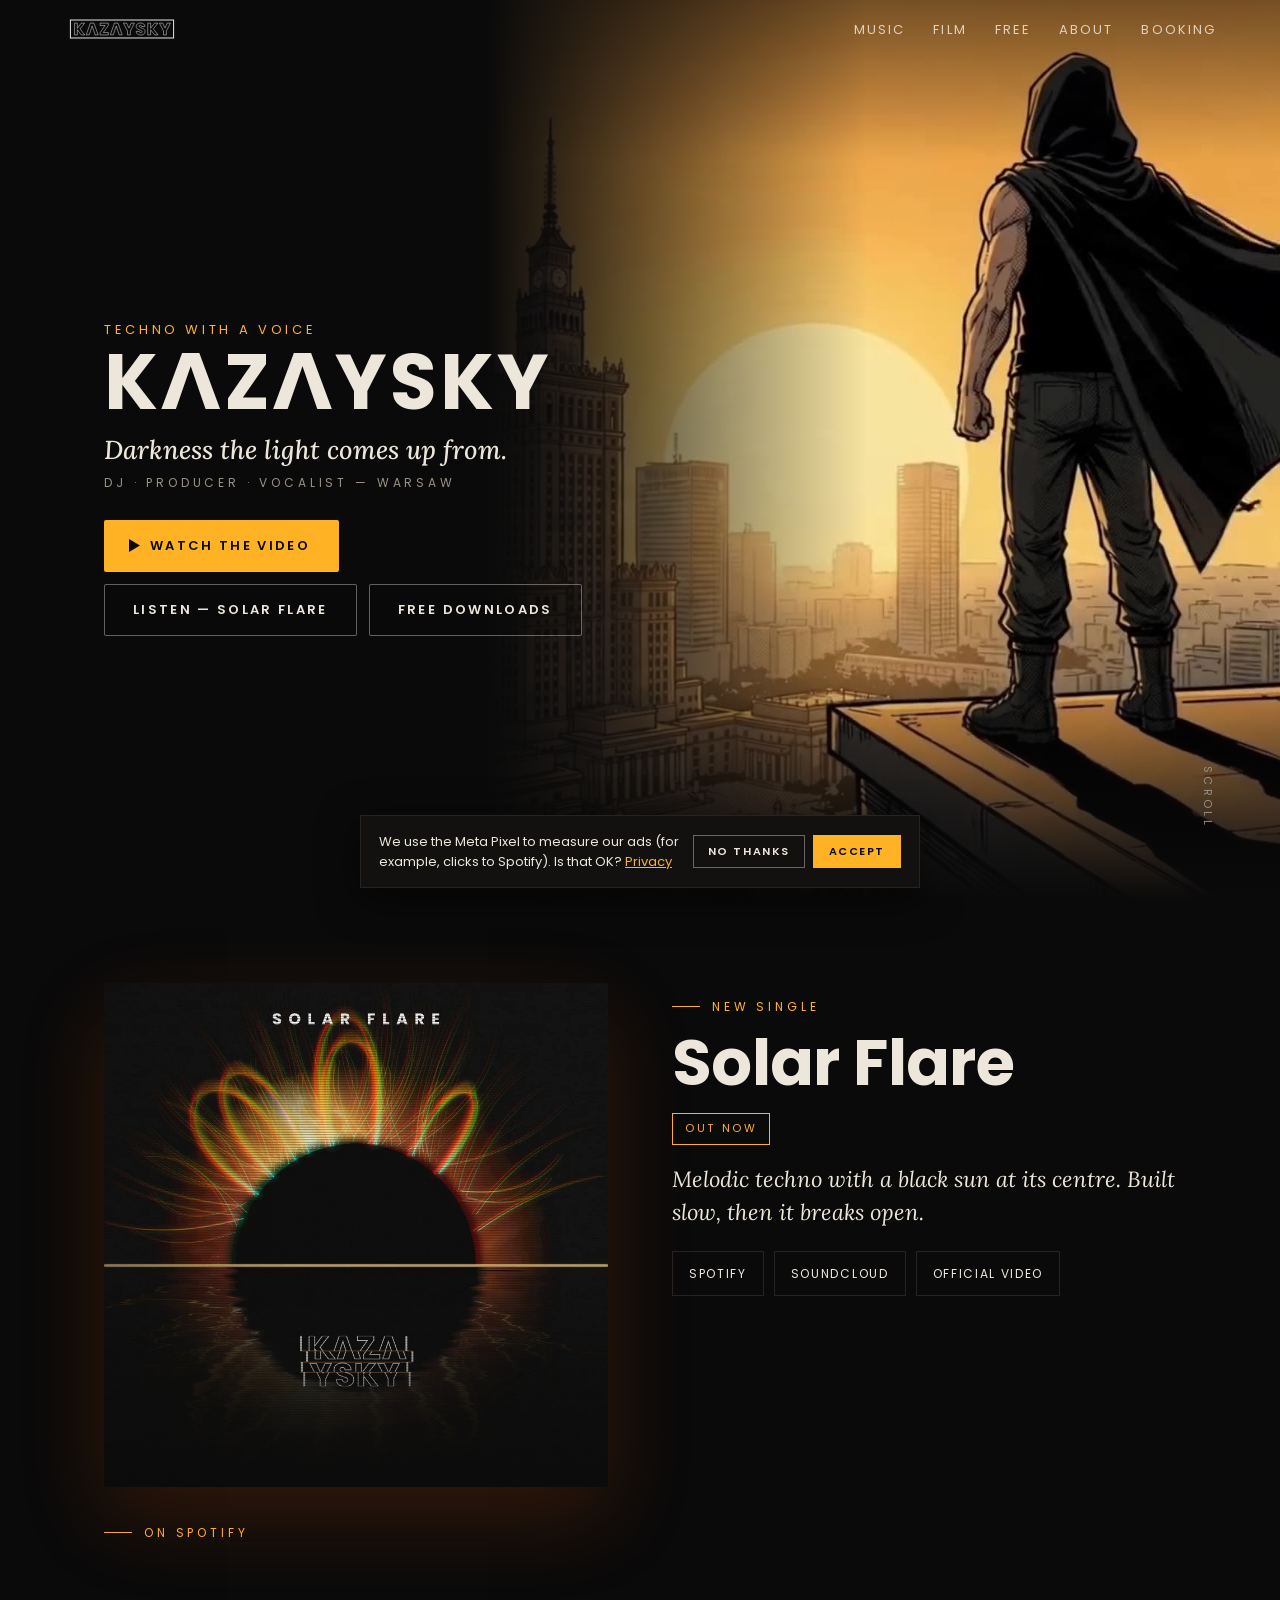
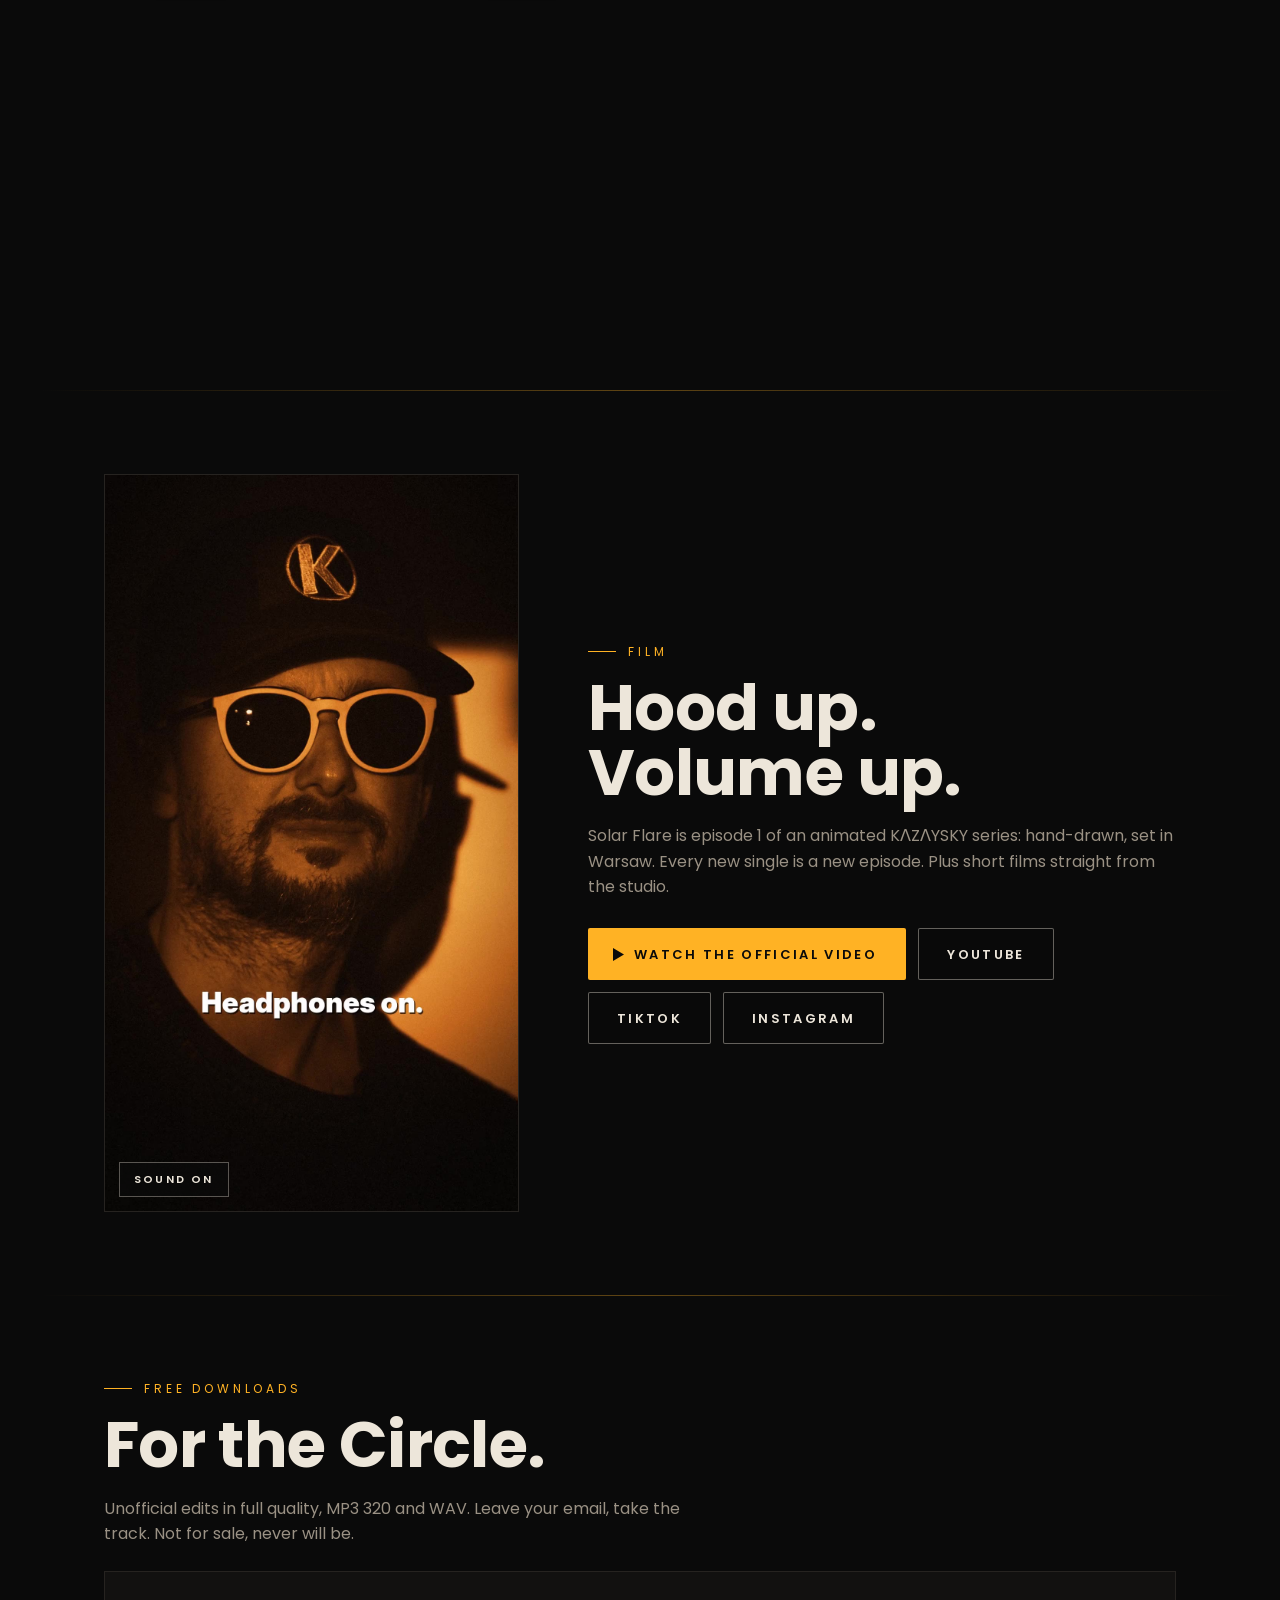
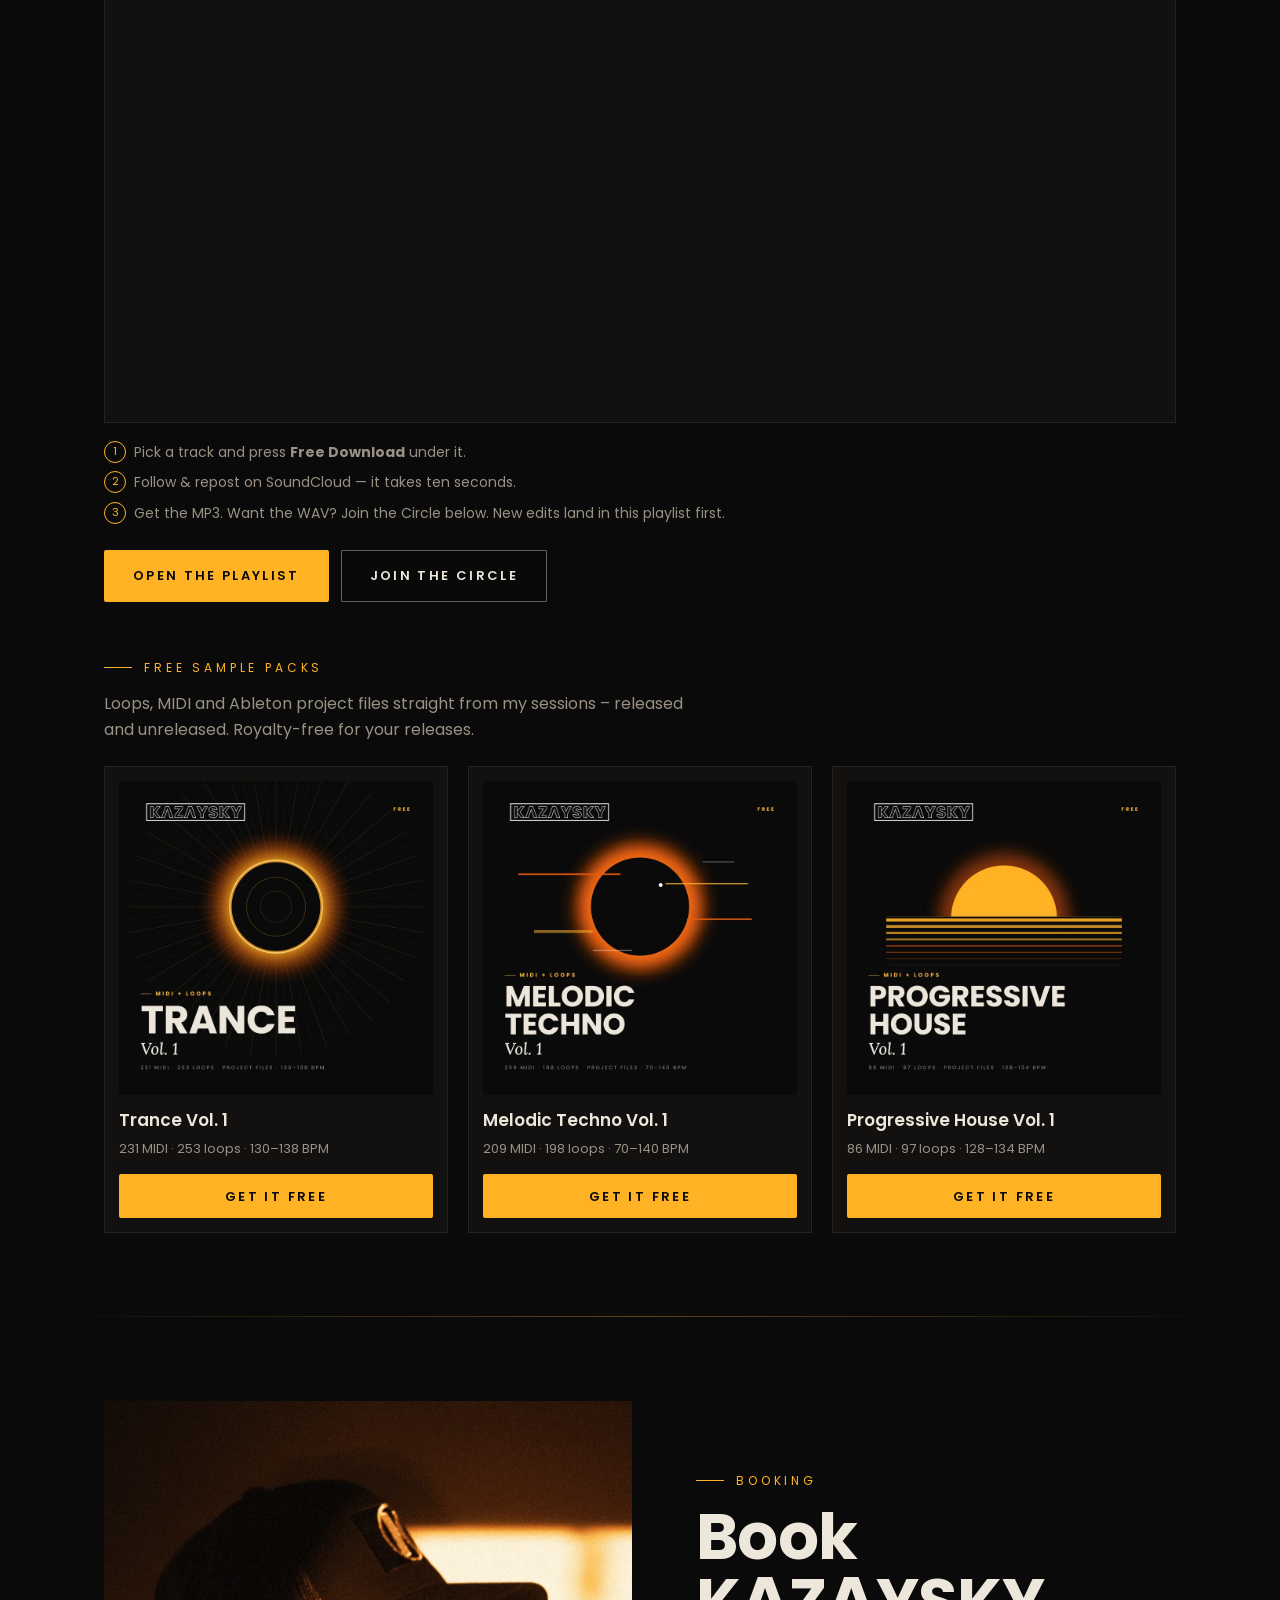
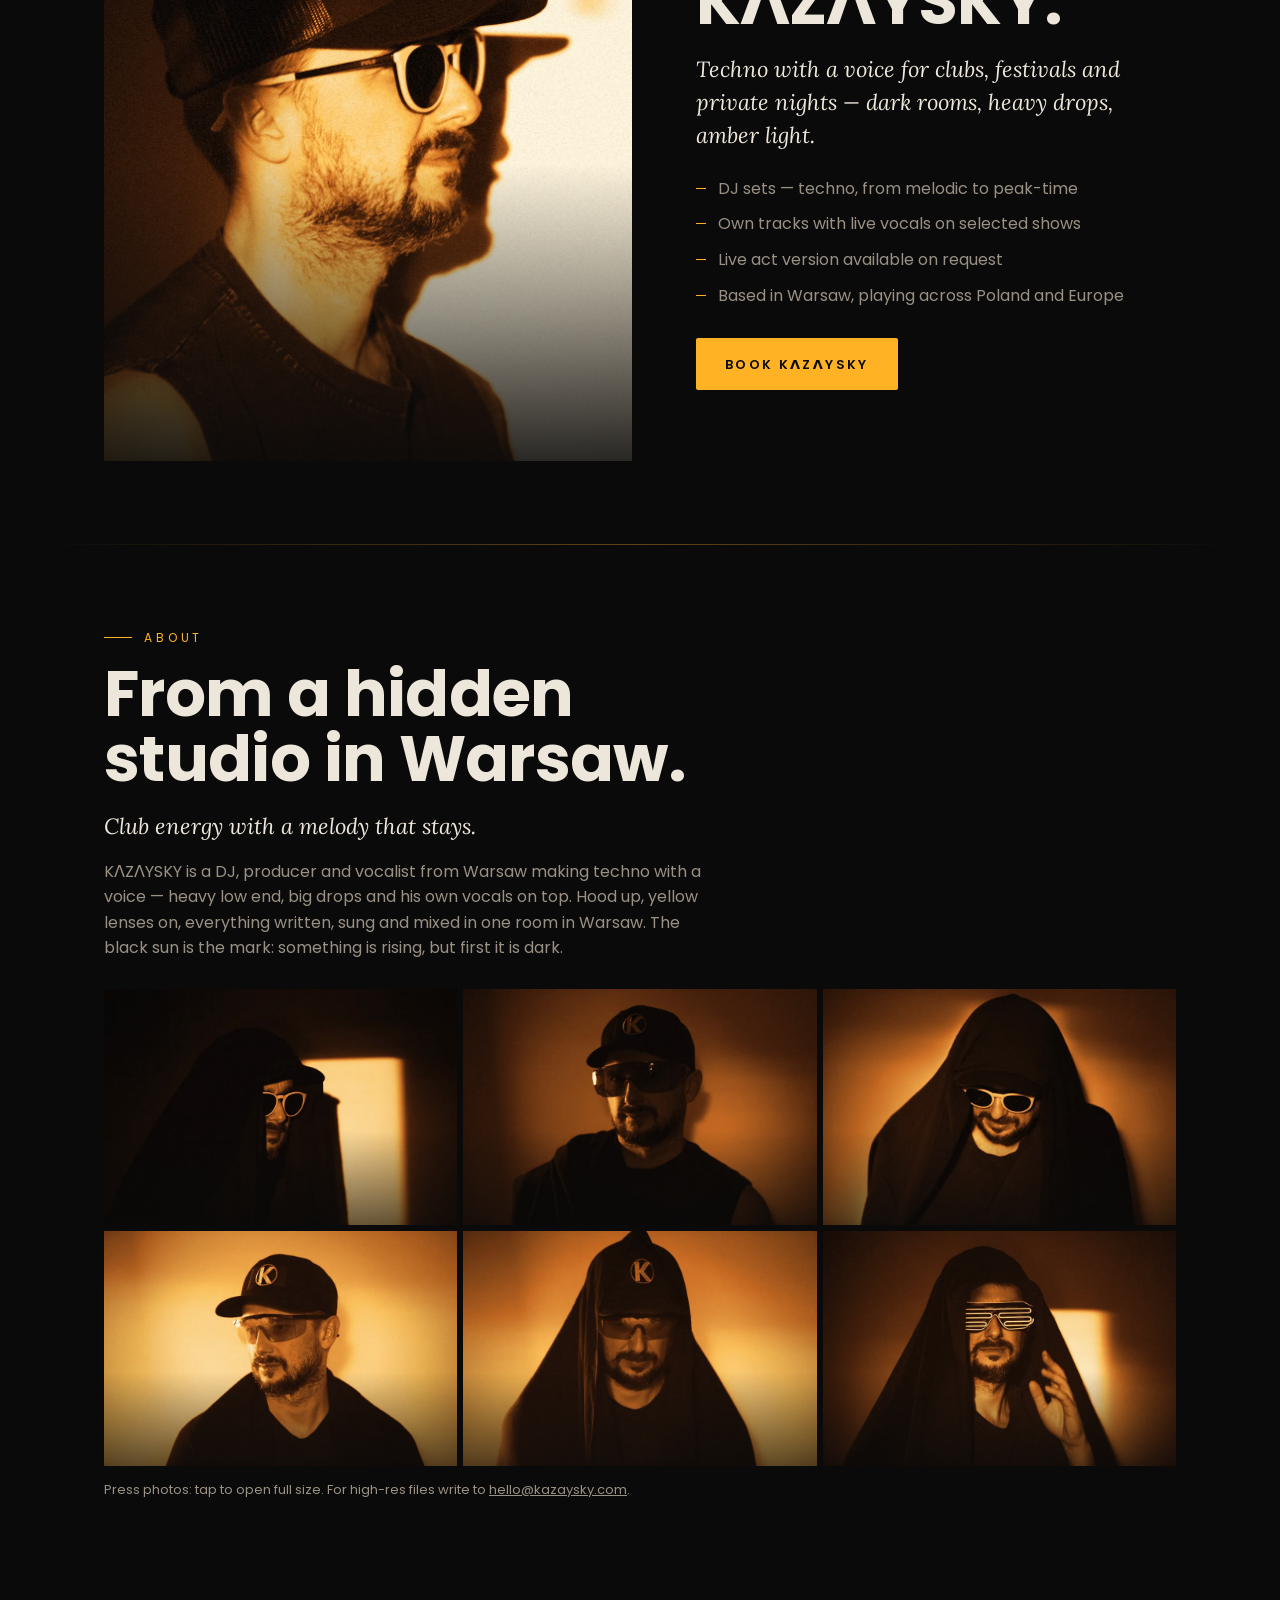
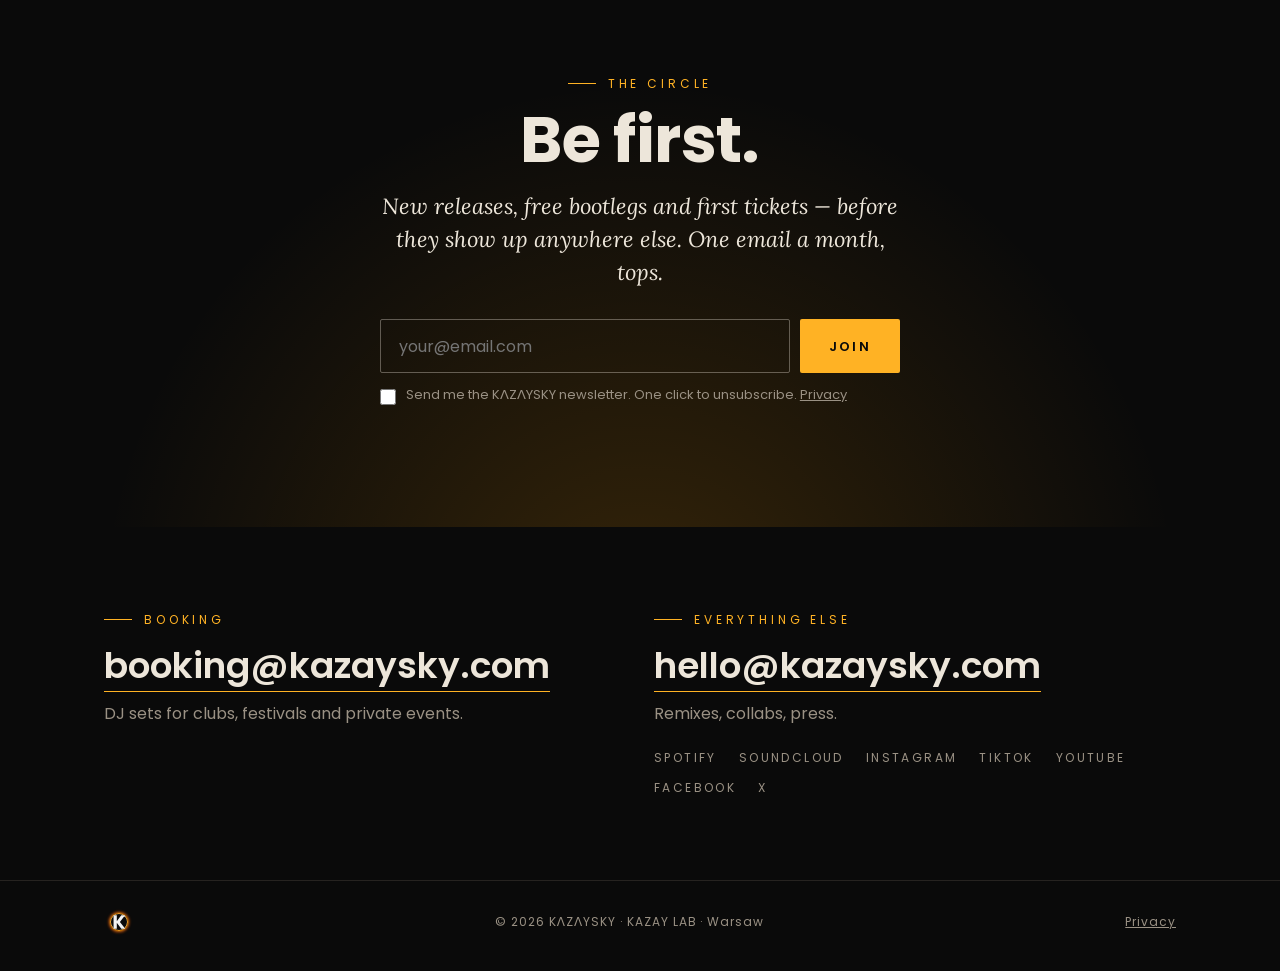
<file: index.html>
<!doctype html>
<html lang="en">
<head>
<meta charset="utf-8">
<meta name="viewport" content="width=device-width, initial-scale=1, viewport-fit=cover">
<title>KΛZΛYSKY — Techno DJ, producer &amp; vocalist · Warsaw</title>
<meta name="description" content="KAZAYSKY — techno DJ, producer and vocalist from Warsaw. Vocal techno DJ sets for clubs, events and festivals. New music, free downloads, bookings.">
<meta name="theme-color" content="#0a0a0a">
<link rel="canonical" href="https://kazaysky.com/">
<meta property="og:type" content="website">
<meta property="og:url" content="https://kazaysky.com/">
<meta property="og:title" content="KΛZΛYSKY — Techno with a voice · Warsaw">
<meta property="og:description" content="Techno with a voice, from a hidden studio in Warsaw. DJ sets, new music, free downloads.">
<meta property="og:image" content="https://kazaysky.com/assets/img/og.jpg">
<meta name="twitter:card" content="summary_large_image">
<link rel="icon" href="/assets/k-sun.svg" type="image/svg+xml">
<link rel="preconnect" href="https://fonts.googleapis.com"><link rel="preconnect" href="https://fonts.gstatic.com" crossorigin>
<link href="https://fonts.googleapis.com/css2?family=Lora:ital,wght@1,400;1,500&family=Poppins:wght@300;400;600;700&display=swap" rel="stylesheet">
<link rel="stylesheet" href="/assets/style.css?v=6">
<script type="application/ld+json">{"@context":"https://schema.org","@type":"MusicGroup","name":"KAZAYSKY","alternateName":"KΛZΛYSKY","url":"https://kazaysky.com","genre":["Techno","Vocal techno"],"description":"Techno DJ, producer and vocalist from Warsaw. Techno with a voice.","foundingLocation":"Warsaw, Poland","email":"booking@kazaysky.com","sameAs":["https://open.spotify.com/artist/4FdjEW5aGsh9DHA6Gv87x4","https://soundcloud.com/kazaysky","https://www.instagram.com/kazaysky.official/","https://www.tiktok.com/@kazaysky.official","https://www.youtube.com/@KAZAYSKY","https://www.facebook.com/profile.php?id=61591977324511","https://x.com/kazaysky"]}</script>
</head>
<body>

<nav class="nav" aria-label="Main">
  <a class="brand" href="#top" aria-label="KAZAYSKY home"><img src="/assets/logo-wide.svg" alt="KΛZΛYSKY" width="156" height="26"></a>
  <ul>
    <li><a href="#music">Music</a></li>
    <li><a href="#film">Film</a></li>
    <li><a href="/free/">Free</a></li>
    <li><a href="#about">About</a></li>
    <li><a href="#live">Booking</a></li>
  </ul>
  <button class="burger" aria-label="Menu" aria-expanded="false"><span></span></button>
</nav>

<header class="hero" id="top">
  <div class="hero-media">
    <video id="hero-video" muted loop playsinline preload="auto" aria-hidden="true"
      data-wide="/assets/video/hero-wide.mp4" data-tall="/assets/video/hero-tall.mp4"
      data-poster-wide="/assets/video/hero-wide-poster.jpg" data-poster-tall="/assets/video/hero-tall-poster.jpg"></video>
  </div>
  <div class="hero-in">
    <p class="genre">Techno with a voice</p>
    <h1 class="wordmark">KΛZΛYSKY<span class="sr"> — DJ, producer and vocalist from Warsaw</span></h1>
    <p class="tag">Darkness the light comes up from.</p>
    <p class="role">DJ · Producer · Vocalist — Warsaw</p>
    <div class="btn-row">
      <a class="btn btn-amber" data-watch hidden href="https://www.youtube.com/@KAZAYSKY" target="_blank" rel="noopener"><svg class="play" viewBox="0 0 12 14" aria-hidden="true"><path d="M0 0l12 7-12 7z"/></svg>Watch the video</a>
      <a class="btn btn-ghost" href="#music">Listen — Solar Flare</a>
      <a class="btn btn-ghost" href="/free/">Free downloads</a>
    </div>
  </div>
  <span class="scroll-cue">Scroll</span>
</header>

<main>

<section id="music">
  <div class="wrap release" id="release-state">
    <div class="cover fade rv"><img src="/assets/img/solar-flare-cover.webp" alt="Solar Flare cover — a black sun rising over dark water" width="900" height="900" loading="lazy"></div>
    <div class="rv">
      <p class="kicker">New single</p>
      <h2>Solar Flare</h2>
      <span class="status" id="release-status">Out 30.10.2026</span>
      <p class="lede">Melodic techno with a black sun at its centre. Built slow, then it breaks open.</p>
      <div class="countdown" id="cd" aria-label="Time to release">
        <div><b id="cd-d">00</b><small>Days</small></div>
        <div><b id="cd-h">00</b><small>Hours</small></div>
        <div><b id="cd-m">00</b><small>Min</small></div>
      </div>
      <div class="platforms" id="platforms" hidden></div>
      <iframe class="sp-track" title="Solar Flare on Spotify" loading="lazy" allow="autoplay; clipboard-write; encrypted-media; fullscreen; picture-in-picture"
        src="https://open.spotify.com/embed/track/0CE114ATvCynCs5HVbDFrh?utm_source=generator&amp;theme=0"></iframe>
    </div>
  </div>
  <div class="wrap">
    <div class="catalog rv">
      <div id="spotify-artist" hidden><p class="kicker">On Spotify</p><iframe class="sp" data-sp="spotifyArtist" title="KAZAYSKY on Spotify" loading="lazy" allow="encrypted-media"></iframe></div>
    </div>
  </div>
</section>

<div class="hr"></div>

<section id="film">
  <div class="wrap film">
    <div class="reel rv">
      <video id="reel1" data-reel muted loop playsinline preload="none" poster="/assets/video/solar-flare-teaser-poster.jpg" src="/assets/video/solar-flare-teaser.mp4" aria-label="Solar Flare teaser"></video>
      <button class="sound" data-sound-for="reel1" aria-pressed="false">Sound on</button>
    </div>
    <div class="rv">
      <p class="kicker">Film</p>
      <h2>Hood up.<br>Volume up.</h2>
      <p class="body">Solar Flare is episode 1 of an animated KΛZΛYSKY series: hand-drawn, set in Warsaw. Every new single is a new episode. Plus short films straight from the studio.</p>
      <div class="btn-row" style="margin-top:28px">
        <a class="btn btn-amber" data-watch hidden href="https://www.youtube.com/@KAZAYSKY" target="_blank" rel="noopener"><svg class="play" viewBox="0 0 12 14" aria-hidden="true"><path d="M0 0l12 7-12 7z"/></svg>Watch the official video</a>
        <a class="btn btn-ghost" href="https://www.youtube.com/@KAZAYSKY" target="_blank" rel="noopener">YouTube</a>
        <a class="btn btn-ghost" href="https://www.tiktok.com/@kazaysky.official" target="_blank" rel="noopener">TikTok</a>
        <a class="btn btn-ghost" href="https://www.instagram.com/kazaysky.official/" target="_blank" rel="noopener">Instagram</a>
      </div>
    </div>
  </div>
</section>

<div class="hr"></div>

<section id="free">
  <div class="wrap">
    <p class="kicker rv">Free downloads</p>
    <h2 class="rv">For the Circle.</h2>
    <p class="body rv">Unofficial edits in full quality, MP3 320 and WAV. Leave your email, take the track. Not for sale, never will be.</p>
    <div class="playlist rv">
      <iframe class="sc-list" data-sc="freePlaylist" data-height="450" title="Free downloads playlist on SoundCloud" loading="lazy" allow="autoplay"></iframe>
    </div>
    <ol class="steps rv">
      <li>Pick a track and press <b>Free Download</b> under it.</li>
      <li>Follow &amp; repost on SoundCloud — it takes ten seconds.</li>
      <li>Get the MP3. Want the WAV? Join the Circle below. New edits land in this playlist first.</li>
    </ol>
    <div class="btn-row rv" style="margin-top:26px"><a class="btn btn-amber" data-href="freePlaylist" href="https://soundcloud.com/kazaysky" target="_blank" rel="noopener">Open the playlist</a><a class="btn btn-ghost" href="#circle">Join the Circle</a></div>
<div class="packs rv" data-packs hidden>
  <p class="kicker">Free sample packs</p>
  <p class="body">Loops, MIDI and Ableton project files straight from my sessions – released and unreleased. Royalty-free for your releases.</p>
  <div class="pack-grid">
    <a class="pack" data-pack="midiTrance" href="#" target="_blank" rel="noopener" hidden><img src="/assets/img/packs/midi-trance-vol1.webp" alt="KAZAYSKY Trance Vol. 1 cover" width="400" height="400" loading="lazy"><span class="pack-t">Trance Vol. 1</span><span class="pack-m">231 MIDI · 253 loops · 130–138 BPM</span><span class="btn btn-amber">Get it free</span></a>
    <a class="pack" data-pack="midiTechno" href="#" target="_blank" rel="noopener" hidden><img src="/assets/img/packs/midi-techno-vol1.webp" alt="KAZAYSKY Melodic Techno Vol. 1 cover" width="400" height="400" loading="lazy"><span class="pack-t">Melodic Techno Vol. 1</span><span class="pack-m">209 MIDI · 198 loops · 70–140 BPM</span><span class="btn btn-amber">Get it free</span></a>
    <a class="pack" data-pack="midiProgressive" href="#" target="_blank" rel="noopener" hidden><img src="/assets/img/packs/midi-progressive-vol1.webp" alt="KAZAYSKY Progressive House Vol. 1 cover" width="400" height="400" loading="lazy"><span class="pack-t">Progressive House Vol. 1</span><span class="pack-m">86 MIDI · 97 loops · 128–134 BPM</span><span class="btn btn-amber">Get it free</span></a>
  </div>
</div>
  </div>
</section>

<div class="hr"></div>

<section id="live">
  <div class="wrap live">
    <figure class="fade rv"><img src="/assets/img/p13.webp" alt="KAZAYSKY in profile, K cap and yellow glasses" loading="lazy" width="1200" height="1500"></figure>
    <div class="rv">
      <p class="kicker">Booking</p>
      <h2>Book<br>KΛZΛYSKY.</h2>
      <p class="lede">Techno with a voice for clubs, festivals and private nights — dark rooms, heavy drops, amber light.</p>
      <ul class="facts">
        <li>DJ sets — techno, from melodic to peak-time</li>
        <li>Own tracks with live vocals on selected shows</li>
        <li>Live act version available on request</li>
        <li>Based in Warsaw, playing across Poland and Europe</li>
      </ul>
      <div class="btn-row">
        <a class="btn btn-amber" href="mailto:booking@kazaysky.com?subject=Booking%20enquiry%20%E2%80%94%20KAZAYSKY">Book KΛZΛYSKY</a>
      </div>
    </div>
  </div>
</section>

<div class="hr"></div>

<section id="about">
  <div class="wrap">
    <p class="kicker rv">About</p>
    <h2 class="rv">From a hidden<br>studio in Warsaw.</h2>
    <p class="lede rv">Club energy with a melody that stays.</p>
    <p class="body rv" style="margin-top:16px">KΛZΛYSKY is a DJ, producer and vocalist from Warsaw making techno with a voice — heavy low end, big drops and his own vocals on top. Hood up, yellow lenses on, everything written, sung and mixed in one room in Warsaw. The black sun is the mark: something is rising, but first it is dark.</p>
    <div class="gallery">
      <button data-full="/assets/img/g14.webp"><img src="/assets/img/g14-s.webp" alt="KAZAYSKY hooded in window light" loading="lazy"></button>
      <button data-full="/assets/img/g15.webp"><img src="/assets/img/g15-s.webp" alt="KAZAYSKY in red glasses and the K cap" loading="lazy"></button>
      <button data-full="/assets/img/g16.webp"><img src="/assets/img/g16-s.webp" alt="KAZAYSKY hooded, yellow glasses, smiling" loading="lazy"></button>
      <button data-full="/assets/img/g17.webp"><img src="/assets/img/g17-s.webp" alt="KAZAYSKY in green glasses and the K cap" loading="lazy"></button>
      <button data-full="/assets/img/g18.webp"><img src="/assets/img/g18-s.webp" alt="KAZAYSKY hooded, green glasses" loading="lazy"></button>
      <button data-full="/assets/img/g03.webp"><img src="/assets/img/g03-s.webp" alt="KAZAYSKY with neon shutter shades" loading="lazy"></button>
    </div>
    <p class="small rv" style="margin-top:14px">Press photos: tap to open full size. For high-res files write to <a href="mailto:hello@kazaysky.com">hello@kazaysky.com</a>.</p>
  </div>
</section>

<section class="circle" id="circle">
  <div class="wrap">
    <p class="kicker rv" style="justify-content:center">The Circle</p>
    <h2 class="rv">Be first.</h2>
    <p class="lede rv">New releases, free bootlegs and first tickets — before they show up anywhere else. One email a month, tops.</p>
    <form class="form rv" data-form="newsletter" novalidate>
      <div class="row">
        <label class="sr" for="nl-email">Email</label>
        <input id="nl-email" type="email" name="email" placeholder="your@email.com" autocomplete="email" required>
        <button class="btn btn-amber" type="submit">Join</button>
      </div>
      <label class="consent"><input type="checkbox" name="consent"> <span>Send me the KΛZΛYSKY newsletter. One click to unsubscribe. <a href="/privacy/">Privacy</a></span></label>
      <p class="msg" role="status" aria-live="polite"></p>
    </form>
  </div>
</section>

<section id="contact">
  <div class="wrap contact">
    <div class="rv">
      <p class="kicker">Booking</p>
      <a class="mail" href="mailto:booking@kazaysky.com">booking@kazaysky.com</a>
      <p class="body" style="margin-top:14px">DJ sets for clubs, festivals and private events.</p>
    </div>
    <div class="rv">
      <p class="kicker">Everything else</p>
      <a class="mail" href="mailto:hello@kazaysky.com">hello@kazaysky.com</a>
      <p class="body" style="margin-top:14px">Remixes, collabs, press.</p>
      <div class="socials">
        <a href="https://open.spotify.com/artist/4FdjEW5aGsh9DHA6Gv87x4" target="_blank" rel="noopener">Spotify</a>
        <a href="https://soundcloud.com/kazaysky" target="_blank" rel="noopener">SoundCloud</a>
        <a href="https://www.instagram.com/kazaysky.official/" target="_blank" rel="noopener">Instagram</a>
        <a href="https://www.tiktok.com/@kazaysky.official" target="_blank" rel="noopener">TikTok</a>
        <a href="https://www.youtube.com/@KAZAYSKY" target="_blank" rel="noopener">YouTube</a>
        <a href="https://www.facebook.com/profile.php?id=61591977324511" target="_blank" rel="noopener">Facebook</a>
        <a href="https://x.com/kazaysky" target="_blank" rel="noopener">X</a>
      </div>
    </div>
  </div>
</section>

</main>

<footer>
  <div class="wrap">
    <img src="/assets/k-sun.svg" alt="" width="30" height="30">
    <span>© <span data-year>2026</span> KΛZΛYSKY · KAZAY LAB · Warsaw</span>
    <a href="/privacy/">Privacy</a>
  </div>
</footer>

<div class="lightbox" role="dialog" aria-label="Photo"><img alt=""><button aria-label="Close">×</button></div>
<div class="vmodal" id="vmodal" hidden role="dialog" aria-modal="true" aria-label="KAZAYSKY - Solar Flare (Official Video)">
  <button class="vclose" aria-label="Close video">&times;</button>
  <div class="vframe"></div>
</div>
<script src="/assets/app.js?v=10"></script>
<script src="/assets/pixel.js?v=1"></script>
</body>
</html>
</file>
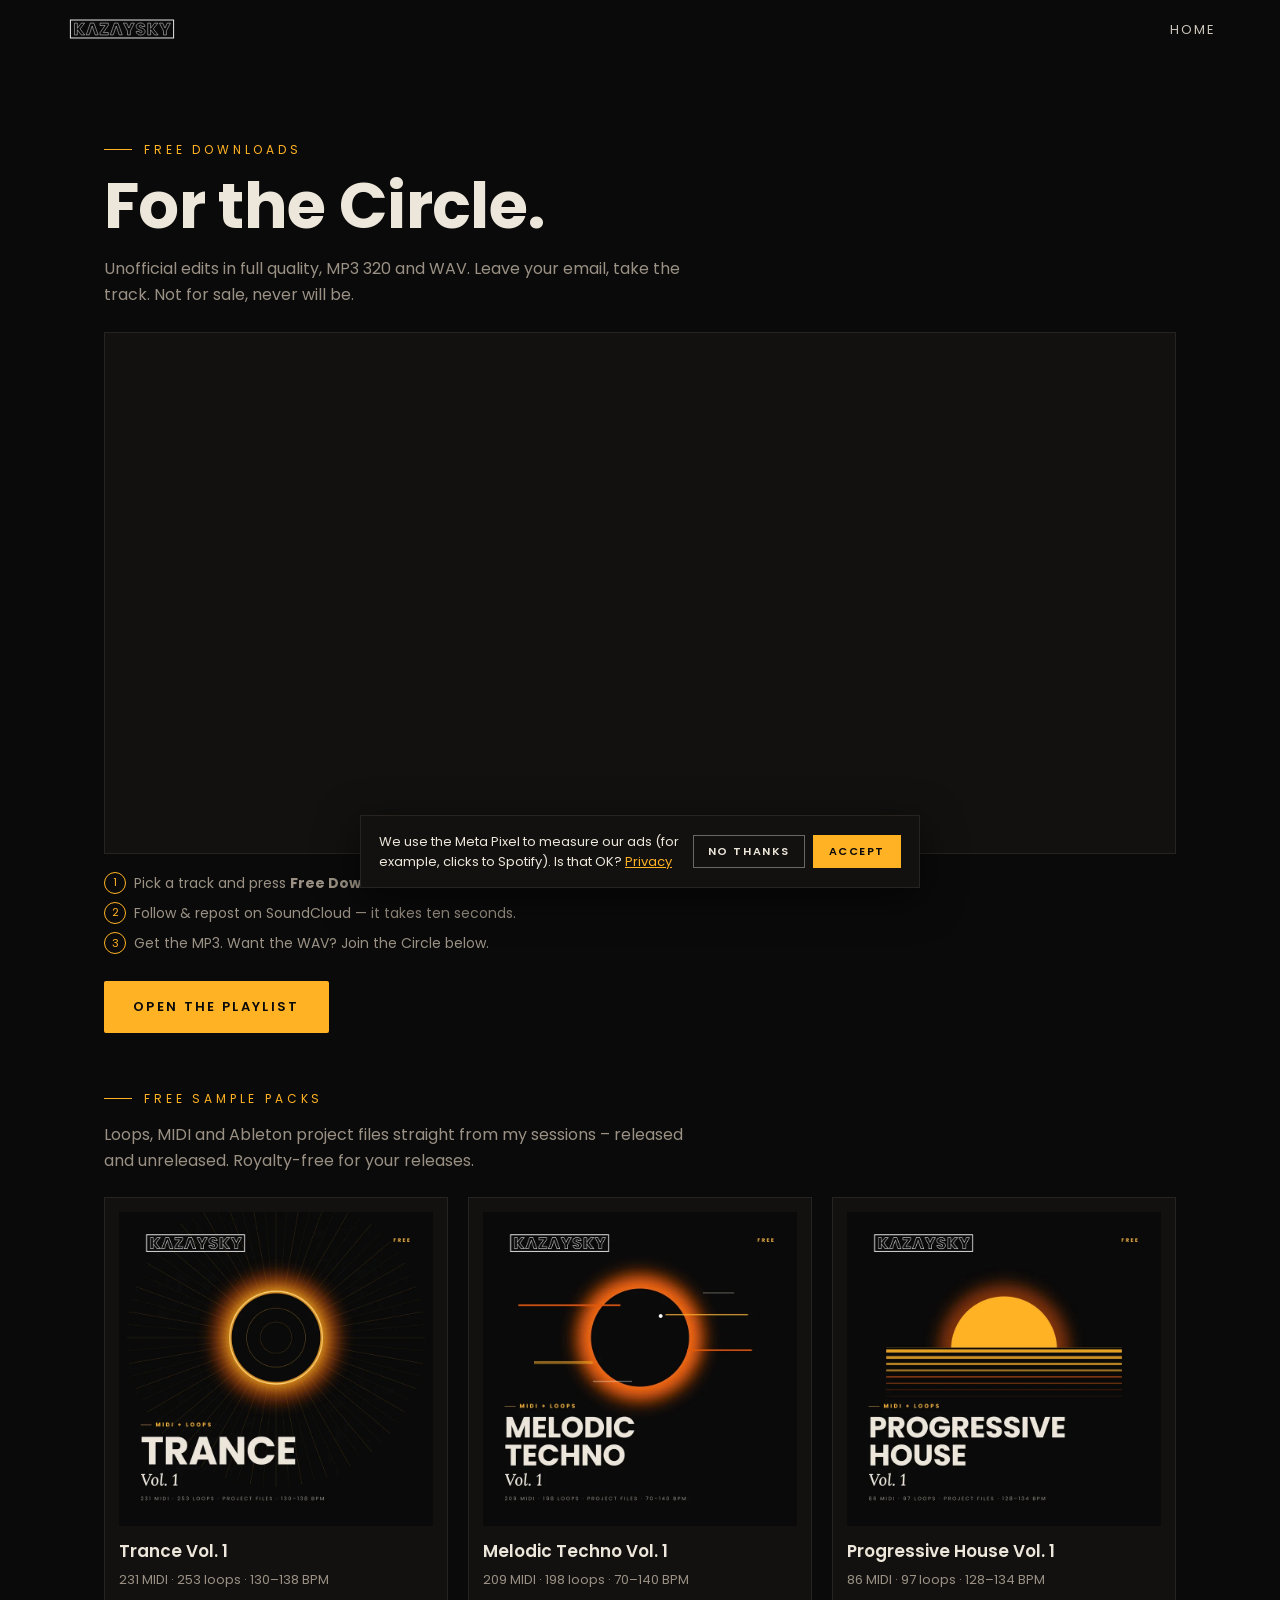
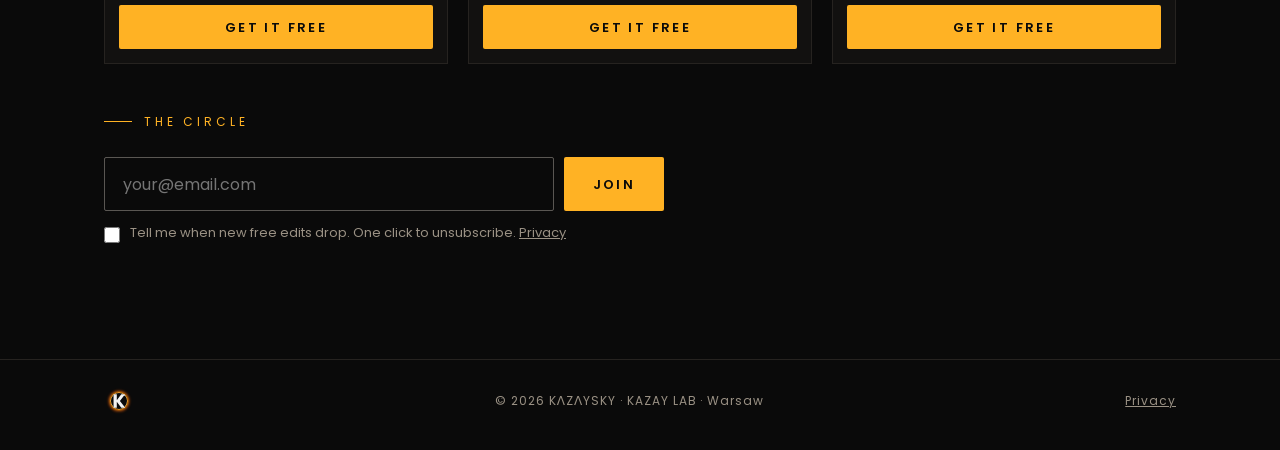
<file: free/index.html>
<!doctype html>
<html lang="en"><head><meta charset="utf-8"><meta name="viewport" content="width=device-width, initial-scale=1, viewport-fit=cover">
<title>Free downloads — KΛZΛYSKY</title><meta name="description" content="Free KAZAYSKY bootlegs, remixes and sample packs."><meta name="theme-color" content="#0a0a0a"><link rel="canonical" href="https://kazaysky.com/free/">
<meta property="og:title" content="Free downloads — KΛZΛYSKY"><meta property="og:description" content="Free KAZAYSKY bootlegs, remixes and sample packs."><meta property="og:image" content="https://kazaysky.com/assets/img/og.jpg"><meta name="twitter:card" content="summary_large_image">
<link rel="icon" href="/assets/k-sun.svg" type="image/svg+xml">
<link rel="preconnect" href="https://fonts.googleapis.com"><link rel="preconnect" href="https://fonts.gstatic.com" crossorigin>
<link href="https://fonts.googleapis.com/css2?family=Lora:ital,wght@1,400;1,500&family=Poppins:wght@300;400;600;700&display=swap" rel="stylesheet">
<link rel="stylesheet" href="/assets/style.css?v=4"></head><body>

<nav class="nav solid" aria-label="Main"><a class="brand" href="/"><img src="/assets/logo-wide.svg" alt="KΛZΛYSKY" width="156" height="26"></a><ul style="display:flex"><li><a href="/">Home</a></li></ul></nav>
<main><section style="padding-top:140px"><div class="wrap">
<p class="kicker">Free downloads</p><h2>For the Circle.</h2>
<p class="body">Unofficial edits in full quality, MP3 320 and WAV. Leave your email, take the track. Not for sale, never will be.</p>
<div class="playlist"><iframe class="sc-list" data-sc="freePlaylist" data-height="520" title="Free downloads playlist on SoundCloud" loading="lazy" allow="autoplay"></iframe></div>
<ol class="steps"><li>Pick a track and press <b>Free Download</b> under it.</li><li>Follow &amp; repost on SoundCloud — it takes ten seconds.</li><li>Get the MP3. Want the WAV? Join the Circle below.</li></ol>
<div class="btn-row" style="margin-top:26px"><a class="btn btn-amber" data-href="freePlaylist" href="https://soundcloud.com/kazaysky" target="_blank" rel="noopener">Open the playlist</a></div>
<div class="packs" data-packs hidden>
  <p class="kicker">Free sample packs</p>
  <p class="body">Loops, MIDI and Ableton project files straight from my sessions – released and unreleased. Royalty-free for your releases.</p>
  <div class="pack-grid">
    <a class="pack" data-pack="midiTrance" href="#" target="_blank" rel="noopener" hidden><img src="/assets/img/packs/midi-trance-vol1.webp" alt="KAZAYSKY Trance Vol. 1 cover" width="400" height="400" loading="lazy"><span class="pack-t">Trance Vol. 1</span><span class="pack-m">231 MIDI · 253 loops · 130–138 BPM</span><span class="btn btn-amber">Get it free</span></a>
    <a class="pack" data-pack="midiTechno" href="#" target="_blank" rel="noopener" hidden><img src="/assets/img/packs/midi-techno-vol1.webp" alt="KAZAYSKY Melodic Techno Vol. 1 cover" width="400" height="400" loading="lazy"><span class="pack-t">Melodic Techno Vol. 1</span><span class="pack-m">209 MIDI · 198 loops · 70–140 BPM</span><span class="btn btn-amber">Get it free</span></a>
    <a class="pack" data-pack="midiProgressive" href="#" target="_blank" rel="noopener" hidden><img src="/assets/img/packs/midi-progressive-vol1.webp" alt="KAZAYSKY Progressive House Vol. 1 cover" width="400" height="400" loading="lazy"><span class="pack-t">Progressive House Vol. 1</span><span class="pack-m">86 MIDI · 97 loops · 128–134 BPM</span><span class="btn btn-amber">Get it free</span></a>
  </div>
</div>
<form class="form" data-form="newsletter" novalidate style="margin:48px 0 0;max-width:560px">
  <p class="kicker">The Circle</p>
  <div class="row"><label class="sr" for="f-email">Email</label><input id="f-email" type="email" name="email" placeholder="your@email.com" autocomplete="email" required><button class="btn btn-amber" type="submit">Join</button></div>
  <label class="consent"><input type="checkbox" name="consent"> <span>Tell me when new free edits drop. One click to unsubscribe. <a href="/privacy/">Privacy</a></span></label>
  <p class="msg" role="status" aria-live="polite"></p>
</form>
</div></section></main>
<footer><div class="wrap"><img src="/assets/k-sun.svg" alt="" width="30" height="30"><span>© <span data-year>2026</span> KΛZΛYSKY · KAZAY LAB · Warsaw</span><a href="/privacy/">Privacy</a></div></footer>
<script src="/assets/app.js?v=7"></script>
<script src="/assets/pixel.js?v=1"></script></body></html>
</file>
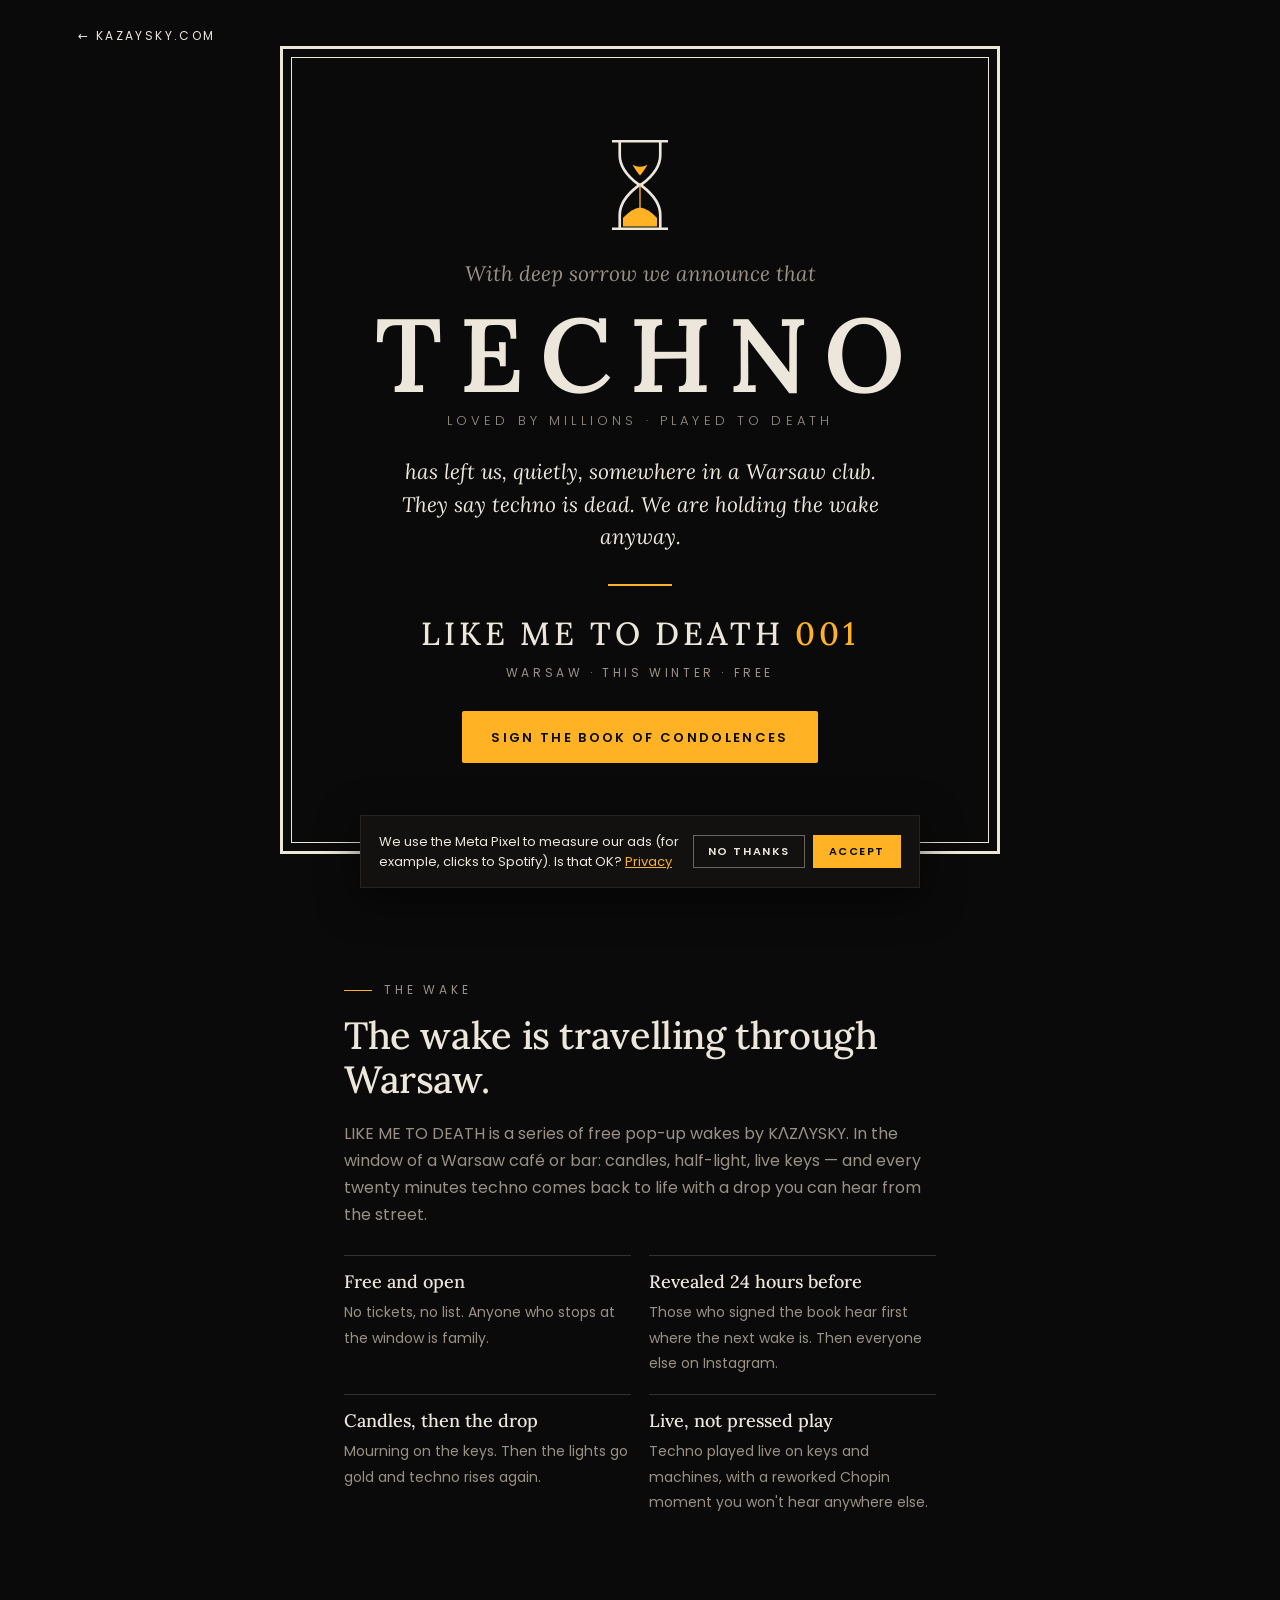
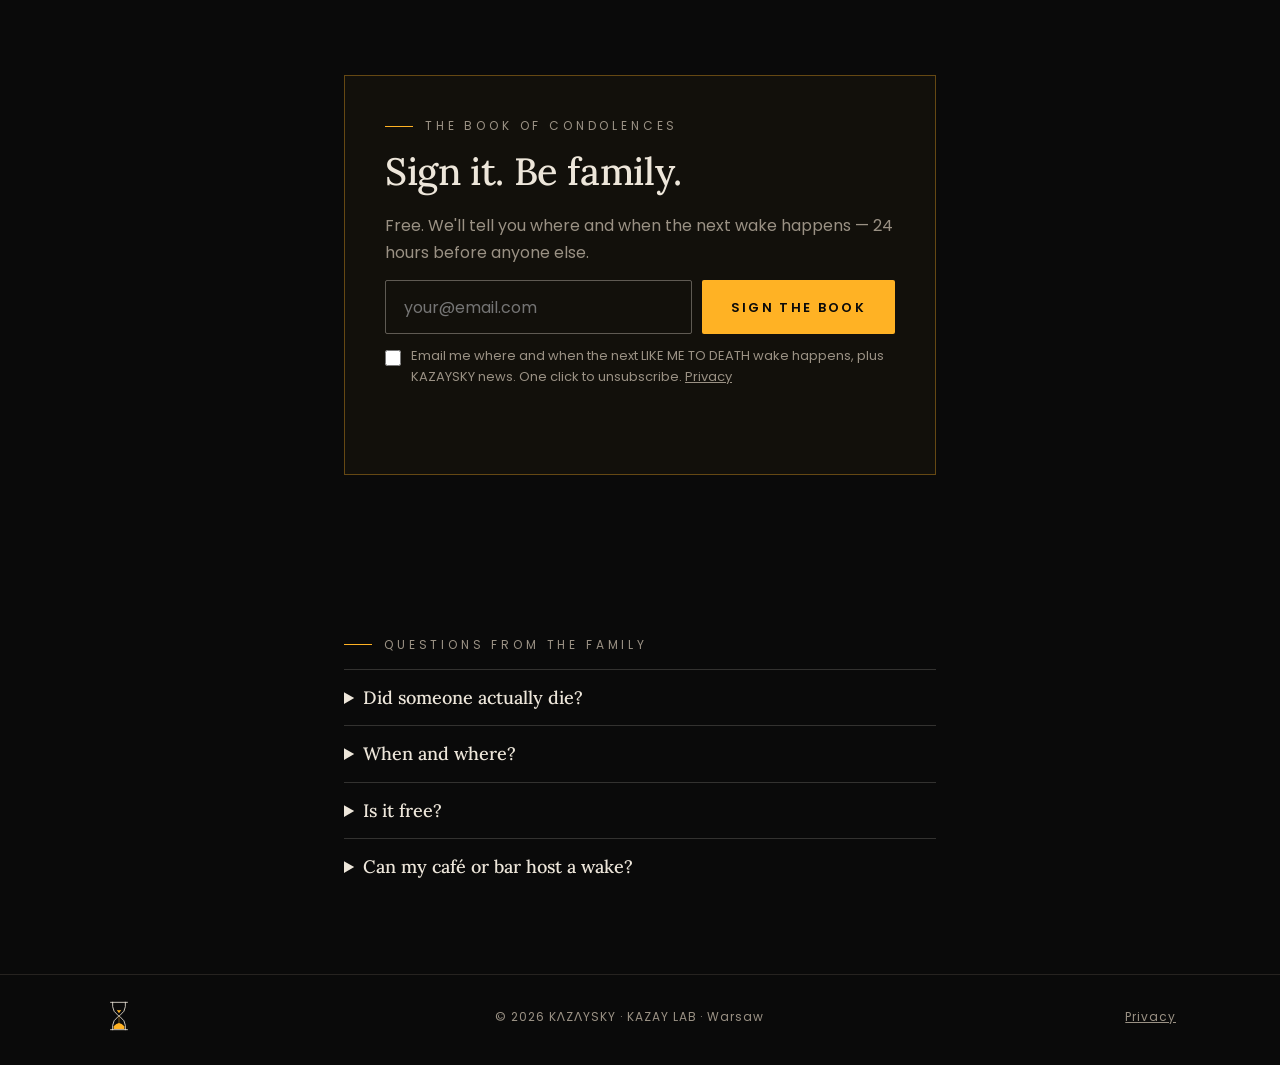
<file: likemetodeath/index.html>
<!doctype html>
<html lang="en"><head><meta charset="utf-8"><meta name="viewport" content="width=device-width, initial-scale=1, viewport-fit=cover">
<title>LIKE ME TO DEATH — the wake for techno · free pop-ups in Warsaw</title>
<meta name="description" content="They say techno is dead. We are holding the wake anyway. LIKE ME TO DEATH by KAZAYSKY — free techno pop-up wakes in Warsaw café windows this winter. Sign the book of condolences to find out where the next one is.">
<meta name="theme-color" content="#0a0a0a">
<meta property="og:title" content="LIKE ME TO DEATH — the wake for techno"><meta property="og:description" content="Free pop-up wakes in Warsaw this winter. Location revealed 24 hours before. Sign the book of condolences."><meta property="og:image" content="https://kazaysky.com/assets/img/lmtd-og.jpg"><meta property="og:url" content="https://kazaysky.com/likemetodeath/"><meta name="twitter:card" content="summary_large_image">
<link rel="icon" href="/assets/lmtd-hourglass.svg" type="image/svg+xml">
<link rel="preconnect" href="https://fonts.googleapis.com"><link rel="preconnect" href="https://fonts.gstatic.com" crossorigin>
<link href="https://fonts.googleapis.com/css2?family=Lora:ital,wght@0,500;0,600;1,400;1,500&family=Poppins:wght@300;400;600&display=swap" rel="stylesheet">
<link rel="stylesheet" href="/assets/style.css?v=6">
<style>
.lm{--serif:'Lora',Georgia,serif;font-family:var(--sans)}
.lm-hero{min-height:100svh;display:flex;align-items:center;justify-content:center;padding:28px var(--pad,20px)}
.lm-card{position:relative;width:min(100%,720px);padding:clamp(48px,9vw,88px) clamp(20px,6vw,64px);text-align:center;border:3px solid var(--text,#ede6da);outline:1px solid var(--text,#ede6da);outline-offset:-12px}
.lm-card img{width:64px;height:96px;margin:0 auto 26px;display:block}
.lm-intro{font:italic 400 clamp(17px,2.6vw,21px)/1.4 var(--serif);color:var(--muted,#a39a8c);margin:0}
.lm-t{font:600 clamp(52px,13vw,104px)/1 var(--serif);letter-spacing:.16em;margin:14px 0 6px .16em}
.lm-yrs{font:300 clamp(10px,1.6vw,13px)/1.4 var(--sans);letter-spacing:.32em;color:var(--muted,#a39a8c);margin:0 0 26px}
.lm-body{font:italic 400 clamp(17px,2.5vw,21px)/1.55 var(--serif);margin:0 auto;max-width:520px}
.lm-rule{width:64px;height:2px;background:var(--amber,#ffb224);margin:30px auto}
.lm-ev{font:500 clamp(22px,4vw,32px)/1.15 var(--serif);letter-spacing:.12em;margin:0}
.lm-ev b{color:var(--amber,#ffb224);font-weight:500}
.lm-when{font:400 12px/1.4 var(--sans);letter-spacing:.3em;text-transform:uppercase;color:var(--muted,#a39a8c);margin:12px 0 30px}
.lm-sec{max-width:720px;margin:0 auto;padding:clamp(44px,7vw,80px) var(--pad,20px)}
.lm-sec h2{font:500 clamp(26px,4.4vw,38px)/1.15 var(--serif);margin:0 0 18px}
.lm-sec p{color:var(--muted,#a39a8c);line-height:1.7;margin:0 0 14px}
.lm-rites{display:grid;gap:18px;margin-top:26px}
@media(min-width:640px){.lm-rites{grid-template-columns:1fr 1fr}}
.lm-rites div{border-top:1px solid rgba(237,230,218,.18);padding-top:14px}
.lm-rites b{display:block;font:500 18px/1.3 var(--serif);color:var(--text,#ede6da);margin-bottom:6px}
.lm-rites span{color:var(--muted,#a39a8c);font-size:14px;line-height:1.6}
.lm-book{border:1px solid rgba(255,178,36,.35);padding:clamp(24px,5vw,40px);background:rgba(255,178,36,.03)}
.lm-q{margin:18px 0 0;text-align:left}
.lm-q legend{font-size:12px;letter-spacing:.22em;text-transform:uppercase;color:var(--text,#ede6da);margin-bottom:10px}
.lm-q fieldset{border:0;padding:0;margin:0 0 16px}
.lm-opts{display:flex;flex-wrap:wrap;gap:8px}
.lm-opts label{cursor:pointer}
.lm-opts input{position:absolute;opacity:0;pointer-events:none}
.lm-opts span{display:inline-block;border:1px solid rgba(237,230,218,.3);padding:10px 16px;font-size:14px;color:var(--text,#ede6da)}
.lm-opts input:checked+span{border-color:var(--amber,#ffb224);color:var(--amber,#ffb224)}
.lm-opts input:focus-visible+span{outline:2px solid var(--amber,#ffb224);outline-offset:2px}
.lm-faq details{border-top:1px solid rgba(237,230,218,.18);padding:16px 0}
.lm-faq summary{cursor:pointer;font:500 18px/1.3 var(--serif);color:var(--text,#ede6da)}
.lm-faq details p{margin:10px 0 0}
</style>
</head>
<body class="lm" data-fb-content="LIKE ME TO DEATH 001">
<a class="back" href="/">← kazaysky.com</a>

<header class="lm-hero">
  <div class="lm-card">
    <img src="/assets/lmtd-hourglass.svg" alt="" width="64" height="96">
    <p class="lm-intro">With deep sorrow we announce that</p>
    <h1 class="lm-t">TECHNO</h1>
    <p class="lm-yrs">LOVED BY MILLIONS · PLAYED TO DEATH</p>
    <p class="lm-body">has left us, quietly, somewhere in a Warsaw club. They say techno is dead. We are holding the wake anyway.</p>
    <div class="lm-rule"></div>
    <p class="lm-ev">LIKE ME TO DEATH <b>001</b></p>
    <p class="lm-when">Warsaw · this winter · free</p>
    <a class="btn btn-amber" href="#book">Sign the book of condolences</a>
  </div>
</header>

<section class="lm-sec">
  <p class="kicker">The wake</p>
  <h2>The wake is travelling through Warsaw.</h2>
  <p>LIKE ME TO DEATH is a series of free pop-up wakes by KΛZΛYSKY. In the window of a Warsaw café or bar: candles, half-light, live keys — and every twenty minutes techno comes back to life with a drop you can hear from the street.</p>
  <div class="lm-rites">
    <div><b>Free and open</b><span>No tickets, no list. Anyone who stops at the window is family.</span></div>
    <div><b>Revealed 24 hours before</b><span>Those who signed the book hear first where the next wake is. Then everyone else on Instagram.</span></div>
    <div><b>Candles, then the drop</b><span>Mourning on the keys. Then the lights go gold and techno rises again.</span></div>
    <div><b>Live, not pressed play</b><span>Techno played live on keys and machines, with a reworked Chopin moment you won't hear anywhere else.</span></div>
  </div>
</section>

<section class="lm-sec" id="book">
  <div class="lm-book">
    <p class="kicker">The book of condolences</p>
    <h2>Sign it. Be family.</h2>
    <p>Free. We'll tell you where and when the next wake happens — 24 hours before anyone else.</p>
    <form class="form" data-form="lmtd" data-done="Thank you. You're family now — you'll hear about the next wake first." novalidate>
      <div class="row">
        <label class="sr" for="lm-email">Email</label>
        <input id="lm-email" type="email" name="email" placeholder="your@email.com" autocomplete="email" required>
        <button class="btn btn-amber" type="submit">Sign the book</button>
      </div>
      <label class="consent"><input type="checkbox" name="consent"> <span>Email me where and when the next LIKE ME TO DEATH wake happens, plus KAZAYSKY news. One click to unsubscribe. <a href="/privacy/">Privacy</a></span></label>
      <p class="msg" role="status" aria-live="polite"></p>
    </form>
  </div>
</section>

<section class="lm-sec lm-faq">
  <p class="kicker">Questions from the family</p>
  <details><summary>Did someone actually die?</summary><p>No. Techno did, according to the internet. We're throwing it a proper wake — and a resurrection.</p></details>
  <details><summary>When and where?</summary><p>Free pop-up wakes in Warsaw this winter, in the windows of cafés and bars in the centre. The location goes to the book 24 hours before, then to <a href="https://www.instagram.com/kazaysky.official/">Instagram</a>.</p></details>
  <details><summary>Is it free?</summary><p>Yes. No tickets, no list — just stop by the window.</p></details>
  <details><summary>Can my café or bar host a wake?</summary><p>Yes, please. Two hours, a piece of your window and one socket. Write to <a href="mailto:booking@kazaysky.com">booking@kazaysky.com</a>.</p></details>
</section>

<footer><div class="wrap"><img src="/assets/lmtd-hourglass.svg" alt="" width="20" height="30"><span>© <span data-year>2026</span> KΛZΛYSKY · KAZAY LAB · Warsaw</span><a href="/privacy/">Privacy</a></div></footer>
<script src="/assets/app.js?v=10"></script>
<script src="/assets/pixel.js?v=1"></script>
</body></html>
</file>
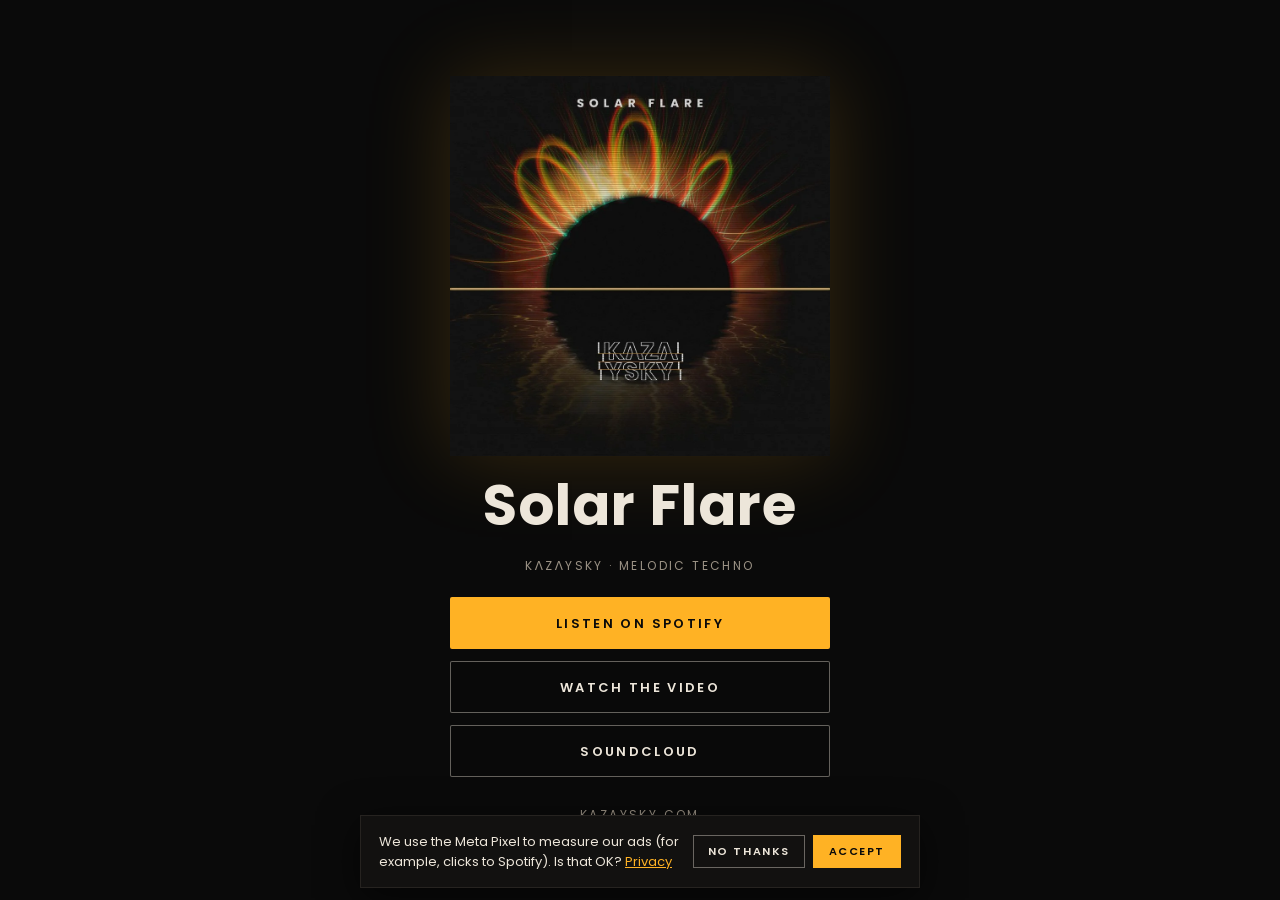
<file: listen/index.html>
<!doctype html>
<html lang="en"><head><meta charset="utf-8"><meta name="viewport" content="width=device-width, initial-scale=1, viewport-fit=cover">
<title>Solar Flare — KΛZΛYSKY · Listen now</title>
<meta name="description" content="Solar Flare by KAZAYSKY. Melodic techno from Warsaw. Listen on Spotify, watch the official video on YouTube.">
<meta name="robots" content="noindex">
<meta name="theme-color" content="#0a0a0a">
<meta property="og:title" content="Solar Flare — KΛZΛYSKY"><meta property="og:description" content="Melodic techno from Warsaw. Listen now."><meta property="og:image" content="https://kazaysky.com/assets/img/solar-flare-cover.jpg"><meta name="twitter:card" content="summary_large_image">
<link rel="icon" href="/assets/k-sun.svg" type="image/svg+xml">
<link rel="preconnect" href="https://fonts.googleapis.com"><link rel="preconnect" href="https://fonts.gstatic.com" crossorigin>
<link href="https://fonts.googleapis.com/css2?family=Lora:ital,wght@1,400;1,500&family=Poppins:wght@300;400;600;700&display=swap" rel="stylesheet">
<link rel="stylesheet" href="/assets/style.css?v=5">
<style>
.listen{min-height:100svh;display:flex;flex-direction:column;align-items:center;justify-content:center;gap:22px;padding:48px var(--pad);text-align:center}
.listen img{width:min(78vw,380px);height:auto;box-shadow:0 0 80px rgba(255,178,36,.18)}
.listen h1{font:700 clamp(34px,8vw,56px)/1 var(--sans);letter-spacing:.02em;margin:0}
.listen .by{color:var(--muted);letter-spacing:.2em;text-transform:uppercase;font-size:12px;margin:0}
.listen .stack{display:flex;flex-direction:column;gap:12px;width:min(100%,380px)}
.listen .stack .btn{width:100%}
.listen .home{color:var(--muted);font-size:12px;letter-spacing:.2em;text-transform:uppercase;text-decoration:none;margin-top:6px}
</style>
</head>
<body data-fb-content="Solar Flare">
<main class="listen">
  <img src="/assets/img/solar-flare-cover.webp" alt="Solar Flare cover: a black sun rising over dark water" width="900" height="900">
  <h1>Solar Flare</h1>
  <p class="by">KΛZΛYSKY · Melodic techno</p>
  <div class="stack">
    <a class="btn btn-amber" href="https://open.spotify.com/track/0CE114ATvCynCs5HVbDFrh" target="_blank" rel="noopener">Listen on Spotify</a>
    <a class="btn btn-ghost" href="https://www.youtube.com/watch?v=6_IP7Ck1d2U" target="_blank" rel="noopener">Watch the video</a>
    <a class="btn btn-ghost" href="https://soundcloud.com/kazaysky/solarflare" target="_blank" rel="noopener">SoundCloud</a>
  </div>
  <a class="home" href="/">kazaysky.com</a>
</main>
<script src="/assets/pixel.js?v=1"></script>
</body></html>
</file>
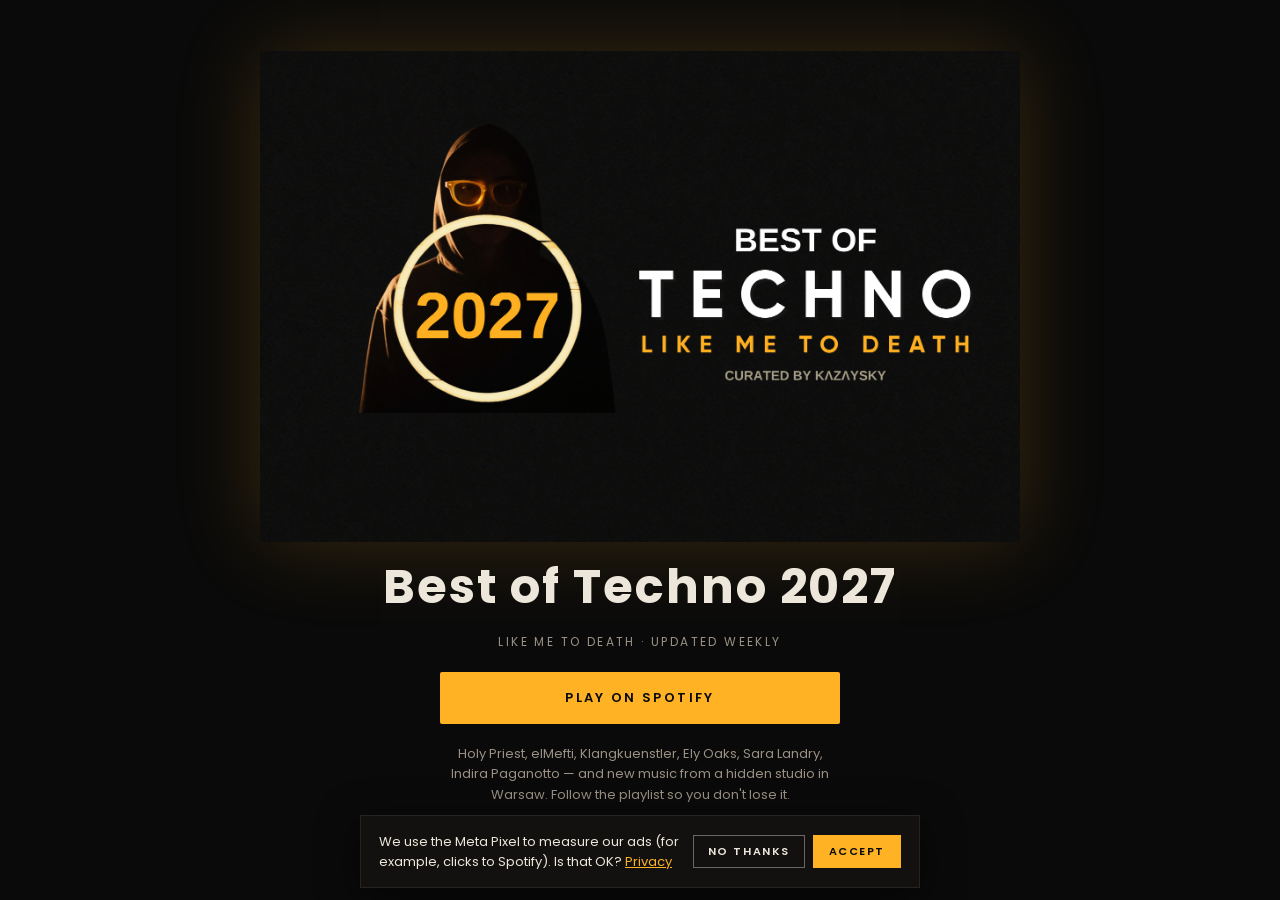
<file: playlist/index.html>
<!doctype html>
<html lang="en"><head><meta charset="utf-8"><meta name="viewport" content="width=device-width, initial-scale=1, viewport-fit=cover">
<title>Best of Techno 2027 | Like Me To Death · KΛZΛYSKY</title>
<meta name="description" content="Best of Techno 2027: rave anthems, techno remixes &amp; vocal techno. A Spotify playlist curated by KAZAYSKY, updated weekly. Holy Priest, elMefti, Klangkuenstler, Ely Oaks, Sara Landry, Indira Paganotto and new music from Warsaw.">
<meta name="robots" content="noindex">
<meta name="theme-color" content="#0a0a0a">
<meta property="og:title" content="Best of Techno 2027 | Like Me To Death — KΛZΛYSKY"><meta property="og:description" content="Rave anthems, techno remixes &amp; vocal techno. Updated every week."><meta property="og:image" content="https://kazaysky.com/assets/img/0001-1288552471202551352.jpg"><meta name="twitter:card" content="summary_large_image">
<link rel="icon" href="/assets/k-sun.svg" type="image/svg+xml">
<link rel="preconnect" href="https://fonts.googleapis.com"><link rel="preconnect" href="https://fonts.gstatic.com" crossorigin>
<link href="https://fonts.googleapis.com/css2?family=Poppins:wght@300;400;600;700&display=swap" rel="stylesheet">
<link rel="stylesheet" href="/assets/style.css?v=6">
<style>
.listen{min-height:100svh;display:flex;flex-direction:column;align-items:center;justify-content:center;gap:20px;padding:40px var(--pad);text-align:center}
.listen img{width:min(92vw,760px);height:auto;box-shadow:0 0 80px rgba(255,178,36,.18)}
.listen h1{font:700 clamp(30px,7vw,48px)/1.05 var(--sans);letter-spacing:.04em;margin:0}
.listen .by{color:var(--muted);letter-spacing:.2em;text-transform:uppercase;font-size:12px;margin:0}
.listen .stack{display:flex;flex-direction:column;gap:12px;width:min(100%,400px)}
.listen .stack .btn{width:100%}
.listen .note{color:var(--muted);font-size:13px;max-width:400px;margin:0}
.listen .home{color:var(--muted);font-size:12px;letter-spacing:.2em;text-transform:uppercase;text-decoration:none;margin-top:4px}
</style>
</head>
<body data-fb-content="Playlist Best of Techno 2027">
<main class="listen">
  <img src="/assets/img/0001-1288552471202551352.jpg" alt="Best of Techno 2027 | Like Me To Death playlist cover" width="3456" height="2234">
  <h1>Best of Techno 2027</h1>
  <p class="by">Like Me To Death · updated weekly</p>
  <div class="stack">
    <a id="pl" class="btn btn-amber" href="https://open.spotify.com/playlist/22ZOrF1BVqkriotL8tzAof" target="_blank" rel="noopener">Play on Spotify</a>
  </div>
  <p class="note">Holy Priest, elMefti, Klangkuenstler, Ely Oaks, Sara Landry, Indira Paganotto — and new music from a hidden studio in Warsaw. Follow the playlist so you don't lose it.</p>
  <a class="home" href="/">kazaysky.com</a>
</main>
<script>
/* ← paste the Spotify playlist link between the quotes; until then the button opens Solar Flare */
var PLAYLIST = 'https://open.spotify.com/playlist/22ZOrF1BVqkriotL8tzAof';
if (PLAYLIST) document.getElementById('pl').href = PLAYLIST;
</script>
<script src="/assets/pixel.js?v=1"></script>
</body></html>
</file>
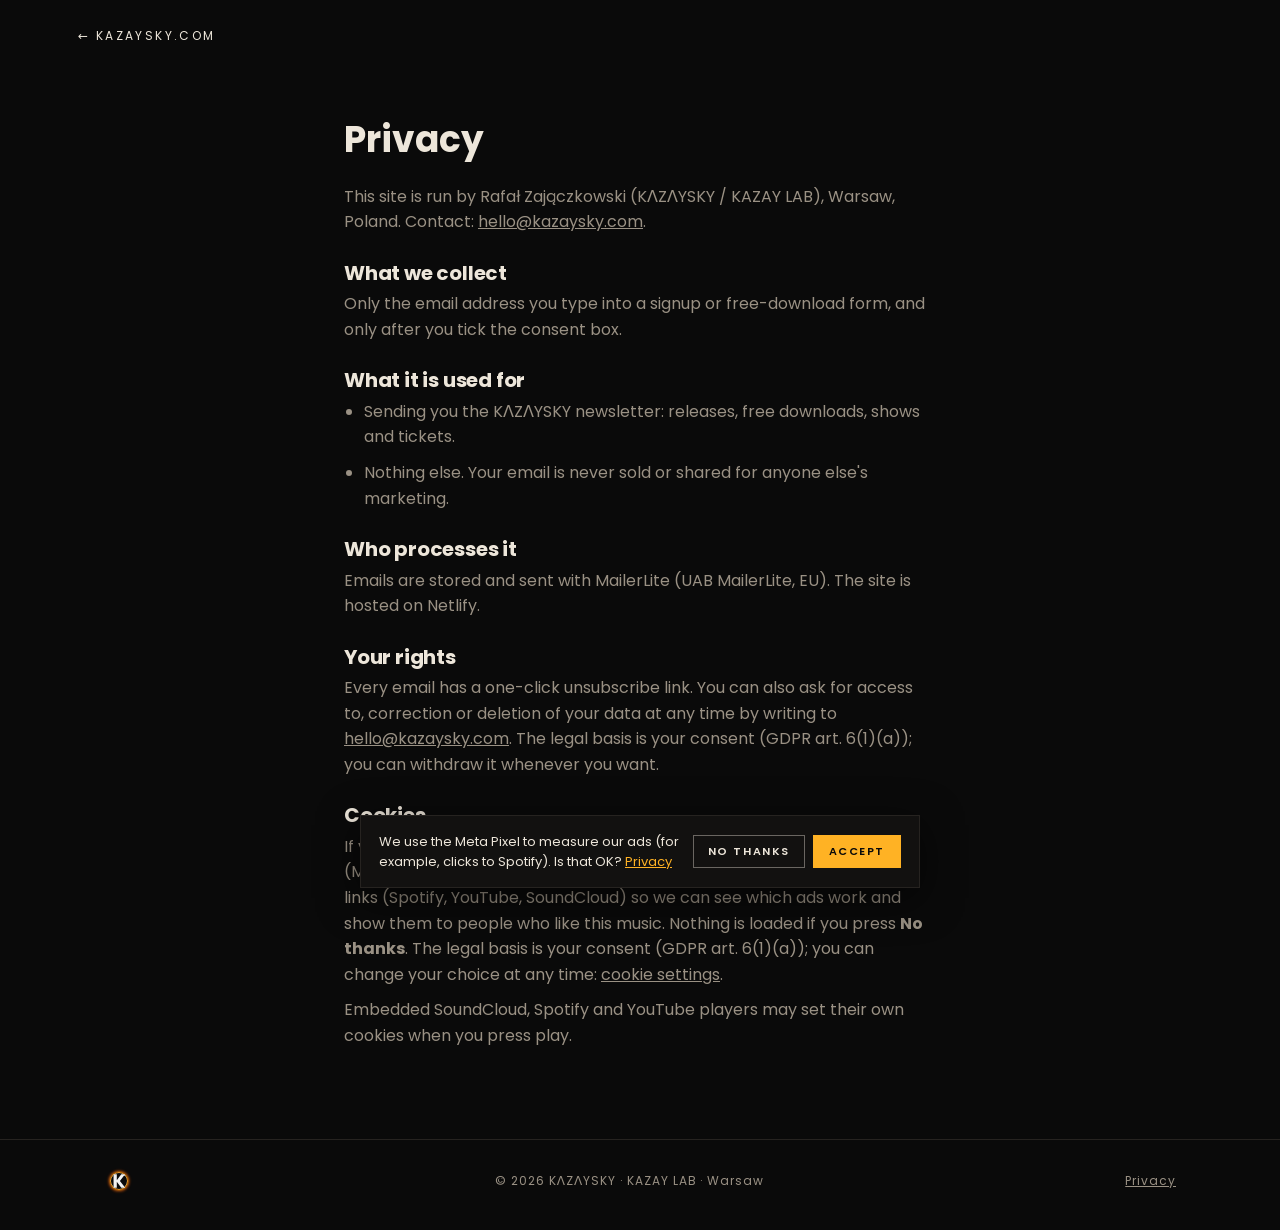
<file: privacy/index.html>
<!doctype html>
<html lang="en"><head><meta charset="utf-8"><meta name="viewport" content="width=device-width, initial-scale=1, viewport-fit=cover">
<title>Privacy — KΛZΛYSKY</title><meta name="description" content="How KAZAYSKY handles your data and cookies."><meta name="theme-color" content="#0a0a0a">
<meta property="og:title" content="Privacy — KΛZΛYSKY"><meta property="og:description" content="How KAZAYSKY handles your data and cookies."><meta property="og:image" content="https://kazaysky.com/assets/img/og.jpg"><meta name="twitter:card" content="summary_large_image">
<link rel="icon" href="/assets/k-sun.svg" type="image/svg+xml">
<link rel="preconnect" href="https://fonts.googleapis.com"><link rel="preconnect" href="https://fonts.gstatic.com" crossorigin>
<link href="https://fonts.googleapis.com/css2?family=Lora:ital,wght@1,400;1,500&family=Poppins:wght@300;400;600;700&display=swap" rel="stylesheet">
<link rel="stylesheet" href="/assets/style.css?v=4"></head><body>

<a class="back" href="/">← kazaysky.com</a>
<main class="legal">
<h1>Privacy</h1>
<p>This site is run by Rafał Zajączkowski (KΛZΛYSKY / KAZAY LAB), Warsaw, Poland. Contact: <a href="mailto:hello@kazaysky.com">hello@kazaysky.com</a>.</p>
<h2>What we collect</h2>
<p>Only the email address you type into a signup or free-download form, and only after you tick the consent box.</p>
<h2>What it is used for</h2>
<ul><li>Sending you the KΛZΛYSKY newsletter: releases, free downloads, shows and tickets.</li><li>Nothing else. Your email is never sold or shared for anyone else's marketing.</li></ul>
<h2>Who processes it</h2>
<p>Emails are stored and sent with MailerLite (UAB MailerLite, EU). The site is hosted on Netlify.</p>
<h2>Your rights</h2>
<p>Every email has a one-click unsubscribe link. You can also ask for access to, correction or deletion of your data at any time by writing to <a href="mailto:hello@kazaysky.com">hello@kazaysky.com</a>. The legal basis is your consent (GDPR art. 6(1)(a)); you can withdraw it whenever you want.</p>
<h2>Cookies</h2>
<p>If you press <b>Accept</b> in the cookie banner, this site loads the Meta Pixel (Meta Platforms Ireland Ltd.). It measures visits and clicks on streaming links (Spotify, YouTube, SoundCloud) so we can see which ads work and show them to people who like this music. Nothing is loaded if you press <b>No thanks</b>. The legal basis is your consent (GDPR art. 6(1)(a)); you can change your choice at any time: <a href="#" onclick="window.kzCookies&&window.kzCookies();return false">cookie settings</a>.</p><p>Embedded SoundCloud, Spotify and YouTube players may set their own cookies when you press play.</p>
</main>
<footer><div class="wrap"><img src="/assets/k-sun.svg" alt="" width="30" height="30"><span>© <span data-year>2026</span> KΛZΛYSKY · KAZAY LAB · Warsaw</span><a href="/privacy/">Privacy</a></div></footer>
<script src="/assets/app.js?v=7"></script>
<script src="/assets/pixel.js?v=1"></script></body></html>
</file>
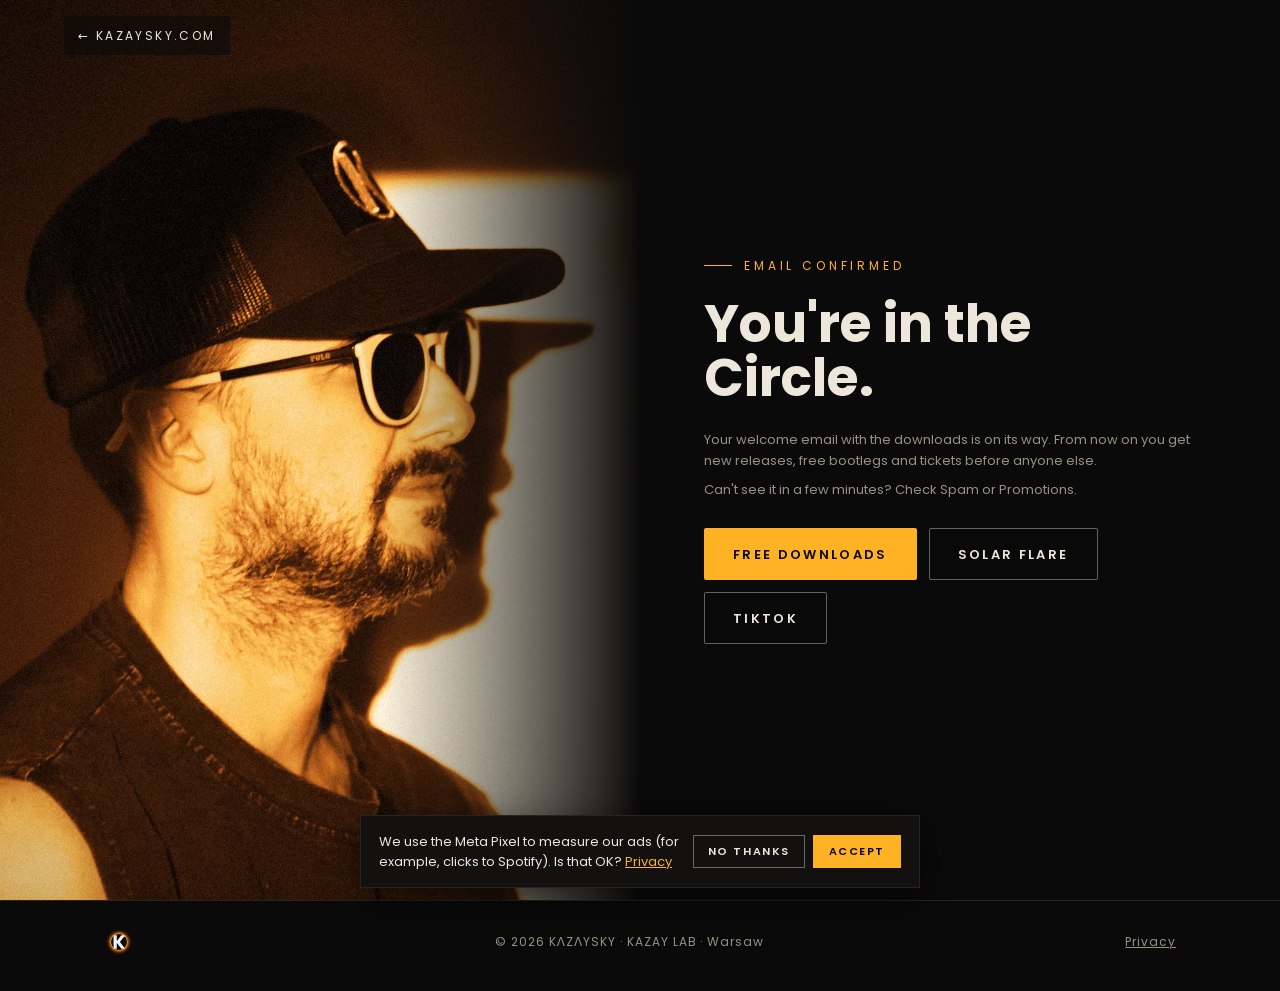
<file: welcome/index.html>
<!doctype html>
<html lang="en"><head><meta charset="utf-8"><meta name="viewport" content="width=device-width, initial-scale=1, viewport-fit=cover">
<title>You're confirmed — KΛZΛYSKY Circle</title><meta name="description" content="You're in the Circle."><meta name="theme-color" content="#0a0a0a"><meta name="robots" content="noindex,nofollow">
<link rel="icon" href="/assets/k-sun.svg" type="image/svg+xml">
<link rel="preconnect" href="https://fonts.googleapis.com"><link rel="preconnect" href="https://fonts.gstatic.com" crossorigin>
<link href="https://fonts.googleapis.com/css2?family=Lora:ital,wght@1,400;1,500&family=Poppins:wght@300;400;600;700&display=swap" rel="stylesheet">
<link rel="stylesheet" href="/assets/style.css?v=4"></head><body>

<a class="back" href="/">← kazaysky.com</a>
<main class="gate">
  <div class="gate-art"><img src="/assets/img/p13.webp" alt="KAZAYSKY"></div>
  <div class="gate-body">
    <p class="kicker">Email confirmed</p>
    <h1>You're in the Circle.</h1>
    <p class="small" style="margin-top:18px">Your welcome email with the downloads is on its way. From now on you get new releases, free bootlegs and tickets before anyone else.</p>
    <p class="small" style="margin-top:8px">Can't see it in a few minutes? Check Spam or Promotions.</p>
    <div class="btn-row" style="margin-top:28px">
      <a class="btn btn-amber" href="/free/">Free downloads</a>
      <a class="btn btn-ghost" href="/#music">Solar Flare</a>
      <a class="btn btn-ghost" href="https://www.tiktok.com/@kazaysky.official" target="_blank" rel="noopener">TikTok</a>
    </div>
  </div>
</main>
<footer><div class="wrap"><img src="/assets/k-sun.svg" alt="" width="30" height="30"><span>© <span data-year>2026</span> KΛZΛYSKY · KAZAY LAB · Warsaw</span><a href="/privacy/">Privacy</a></div></footer>
<script src="/assets/app.js?v=7"></script>
<script src="/assets/pixel.js?v=1"></script></body></html>
</file>
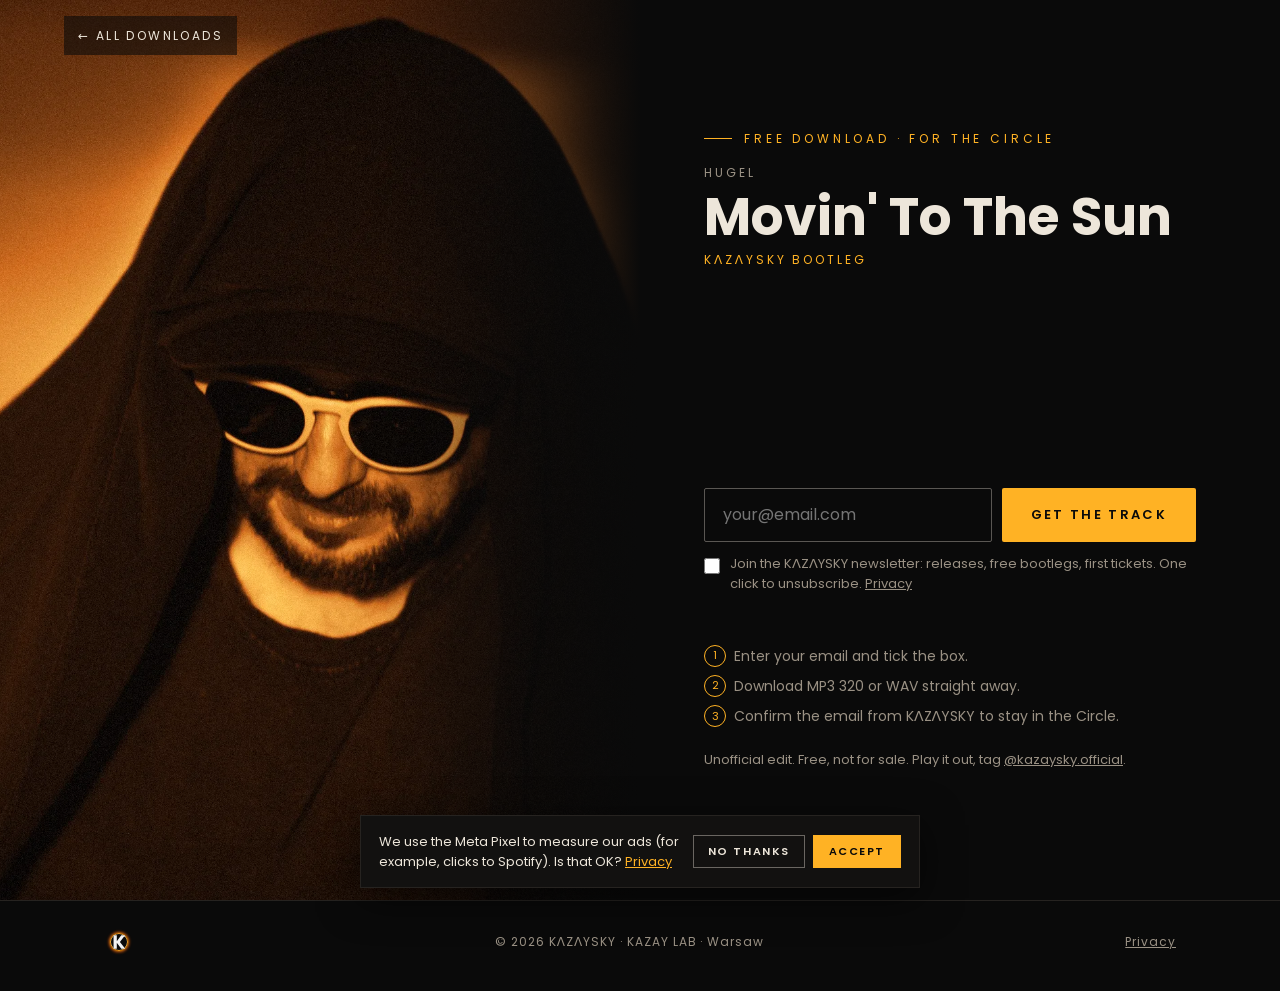
<file: free/hugel/index.html>
<!doctype html>
<html lang="en"><head><meta charset="utf-8"><meta name="viewport" content="width=device-width, initial-scale=1, viewport-fit=cover">
<title>Free download — Hugel – Movin' To The Sun (KΛZΛYSKY Bootleg)</title><meta name="description" content="Free download: Hugel – Movin' To The Sun (KΛZΛYSKY Bootleg). MP3 320 and WAV."><meta name="theme-color" content="#0a0a0a">
<meta property="og:title" content="Free download — Hugel – Movin' To The Sun (KΛZΛYSKY Bootleg)"><meta property="og:description" content="Free download: Hugel – Movin' To The Sun (KΛZΛYSKY Bootleg). MP3 320 and WAV."><meta property="og:image" content="https://kazaysky.com/assets/img/og.jpg"><meta name="twitter:card" content="summary_large_image">
<link rel="icon" href="/assets/k-sun.svg" type="image/svg+xml">
<link rel="preconnect" href="https://fonts.googleapis.com"><link rel="preconnect" href="https://fonts.gstatic.com" crossorigin>
<link href="https://fonts.googleapis.com/css2?family=Lora:ital,wght@1,400;1,500&family=Poppins:wght@300;400;600;700&display=swap" rel="stylesheet">
<link rel="stylesheet" href="/assets/style.css?v=4"></head><body>

<a class="back" href="/free/">← All downloads</a>
<main class="gate">
  <div class="gate-art"><img src="/assets/img/p16.webp" alt="KAZAYSKY"></div>
  <div class="gate-body">
    <p class="kicker">Free download · For the Circle</p>
    <p class="orig">Hugel</p>
    <h1>Movin' To The Sun</h1>
    <p class="orig" style="color:var(--amber)">KΛZΛYSKY Bootleg</p>
    <iframe class="sc" title="Preview on SoundCloud" loading="lazy" allow="autoplay" src="https://w.soundcloud.com/player/?url=https%3A//soundcloud.com/kazaysky/hugel-movin-to-the-sun&color=%23ffb224&auto_play=false&hide_related=true&show_comments=false&show_user=false&show_reposts=false&show_teaser=false"></iframe>
    <form class="form" data-form="hugel" data-next="/free/hugel/download/" novalidate>
      <div class="row">
        <label class="sr" for="g-email">Email</label>
        <input id="g-email" type="email" name="email" placeholder="your@email.com" autocomplete="email" required>
        <button class="btn btn-amber" type="submit">Get the track</button>
      </div>
      <label class="consent"><input type="checkbox" name="consent"> <span>Join the KΛZΛYSKY newsletter: releases, free bootlegs, first tickets. One click to unsubscribe. <a href="/privacy/">Privacy</a></span></label>
      <p class="msg" role="status" aria-live="polite"></p>
    </form>
    <ol class="steps">
      <li>Enter your email and tick the box.</li>
      <li>Download MP3 320 or WAV straight away.</li>
      <li>Confirm the email from KΛZΛYSKY to stay in the Circle.</li>
    </ol>
    <p class="small" style="margin-top:22px">Unofficial edit. Free, not for sale. Play it out, tag <a href="https://www.instagram.com/kazaysky.official/" target="_blank" rel="noopener">@kazaysky.official</a>.</p>
  </div>
</main>
<footer><div class="wrap"><img src="/assets/k-sun.svg" alt="" width="30" height="30"><span>© <span data-year>2026</span> KΛZΛYSKY · KAZAY LAB · Warsaw</span><a href="/privacy/">Privacy</a></div></footer>
<script src="/assets/app.js?v=7"></script>
<script src="/assets/pixel.js?v=1"></script></body></html>
</file>
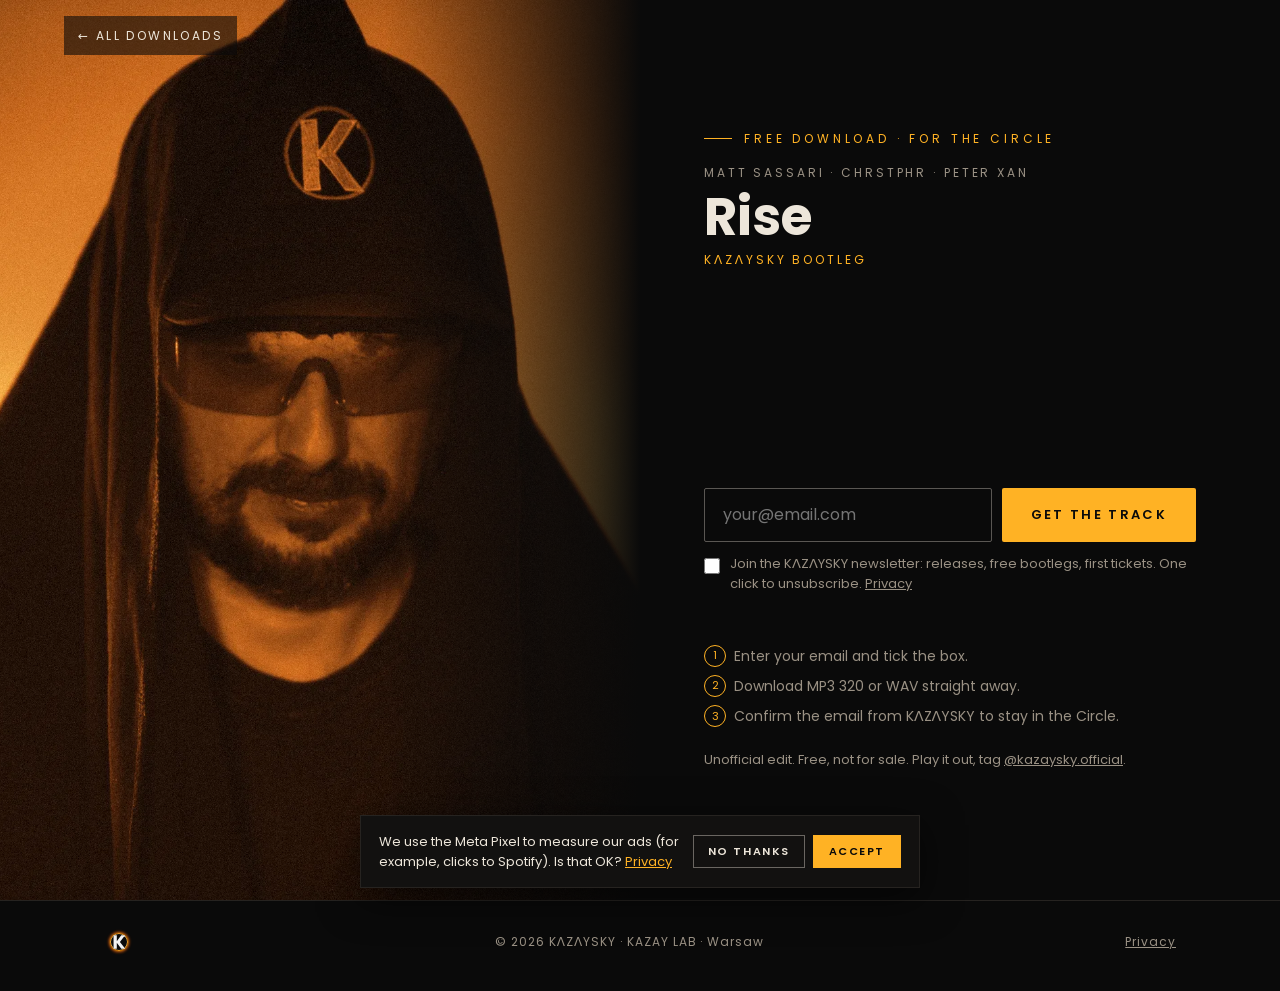
<file: free/rise/index.html>
<!doctype html>
<html lang="en"><head><meta charset="utf-8"><meta name="viewport" content="width=device-width, initial-scale=1, viewport-fit=cover">
<title>Free download — Matt Sassari · CHRSTPHR · Peter Xan – Rise (KΛZΛYSKY Bootleg)</title><meta name="description" content="Free download: Matt Sassari · CHRSTPHR · Peter Xan – Rise (KΛZΛYSKY Bootleg). MP3 320 and WAV."><meta name="theme-color" content="#0a0a0a">
<meta property="og:title" content="Free download — Matt Sassari · CHRSTPHR · Peter Xan – Rise (KΛZΛYSKY Bootleg)"><meta property="og:description" content="Free download: Matt Sassari · CHRSTPHR · Peter Xan – Rise (KΛZΛYSKY Bootleg). MP3 320 and WAV."><meta property="og:image" content="https://kazaysky.com/assets/img/og.jpg"><meta name="twitter:card" content="summary_large_image">
<link rel="icon" href="/assets/k-sun.svg" type="image/svg+xml">
<link rel="preconnect" href="https://fonts.googleapis.com"><link rel="preconnect" href="https://fonts.gstatic.com" crossorigin>
<link href="https://fonts.googleapis.com/css2?family=Lora:ital,wght@1,400;1,500&family=Poppins:wght@300;400;600;700&display=swap" rel="stylesheet">
<link rel="stylesheet" href="/assets/style.css?v=4"></head><body>

<a class="back" href="/free/">← All downloads</a>
<main class="gate">
  <div class="gate-art"><img src="/assets/img/p18.webp" alt="KAZAYSKY"></div>
  <div class="gate-body">
    <p class="kicker">Free download · For the Circle</p>
    <p class="orig">Matt Sassari · CHRSTPHR · Peter Xan</p>
    <h1>Rise</h1>
    <p class="orig" style="color:var(--amber)">KΛZΛYSKY Bootleg</p>
    <iframe class="sc" title="Preview on SoundCloud" loading="lazy" allow="autoplay" src="https://w.soundcloud.com/player/?url=https%3A//soundcloud.com/kazaysky/matt-sassari-chrstphr-peter-kazaysky-remix&color=%23ffb224&auto_play=false&hide_related=true&show_comments=false&show_user=false&show_reposts=false&show_teaser=false"></iframe>
    <form class="form" data-form="rise" data-next="/free/rise/download/" novalidate>
      <div class="row">
        <label class="sr" for="g-email">Email</label>
        <input id="g-email" type="email" name="email" placeholder="your@email.com" autocomplete="email" required>
        <button class="btn btn-amber" type="submit">Get the track</button>
      </div>
      <label class="consent"><input type="checkbox" name="consent"> <span>Join the KΛZΛYSKY newsletter: releases, free bootlegs, first tickets. One click to unsubscribe. <a href="/privacy/">Privacy</a></span></label>
      <p class="msg" role="status" aria-live="polite"></p>
    </form>
    <ol class="steps">
      <li>Enter your email and tick the box.</li>
      <li>Download MP3 320 or WAV straight away.</li>
      <li>Confirm the email from KΛZΛYSKY to stay in the Circle.</li>
    </ol>
    <p class="small" style="margin-top:22px">Unofficial edit. Free, not for sale. Play it out, tag <a href="https://www.instagram.com/kazaysky.official/" target="_blank" rel="noopener">@kazaysky.official</a>.</p>
  </div>
</main>
<footer><div class="wrap"><img src="/assets/k-sun.svg" alt="" width="30" height="30"><span>© <span data-year>2026</span> KΛZΛYSKY · KAZAY LAB · Warsaw</span><a href="/privacy/">Privacy</a></div></footer>
<script src="/assets/app.js?v=7"></script>
<script src="/assets/pixel.js?v=1"></script></body></html>
</file>
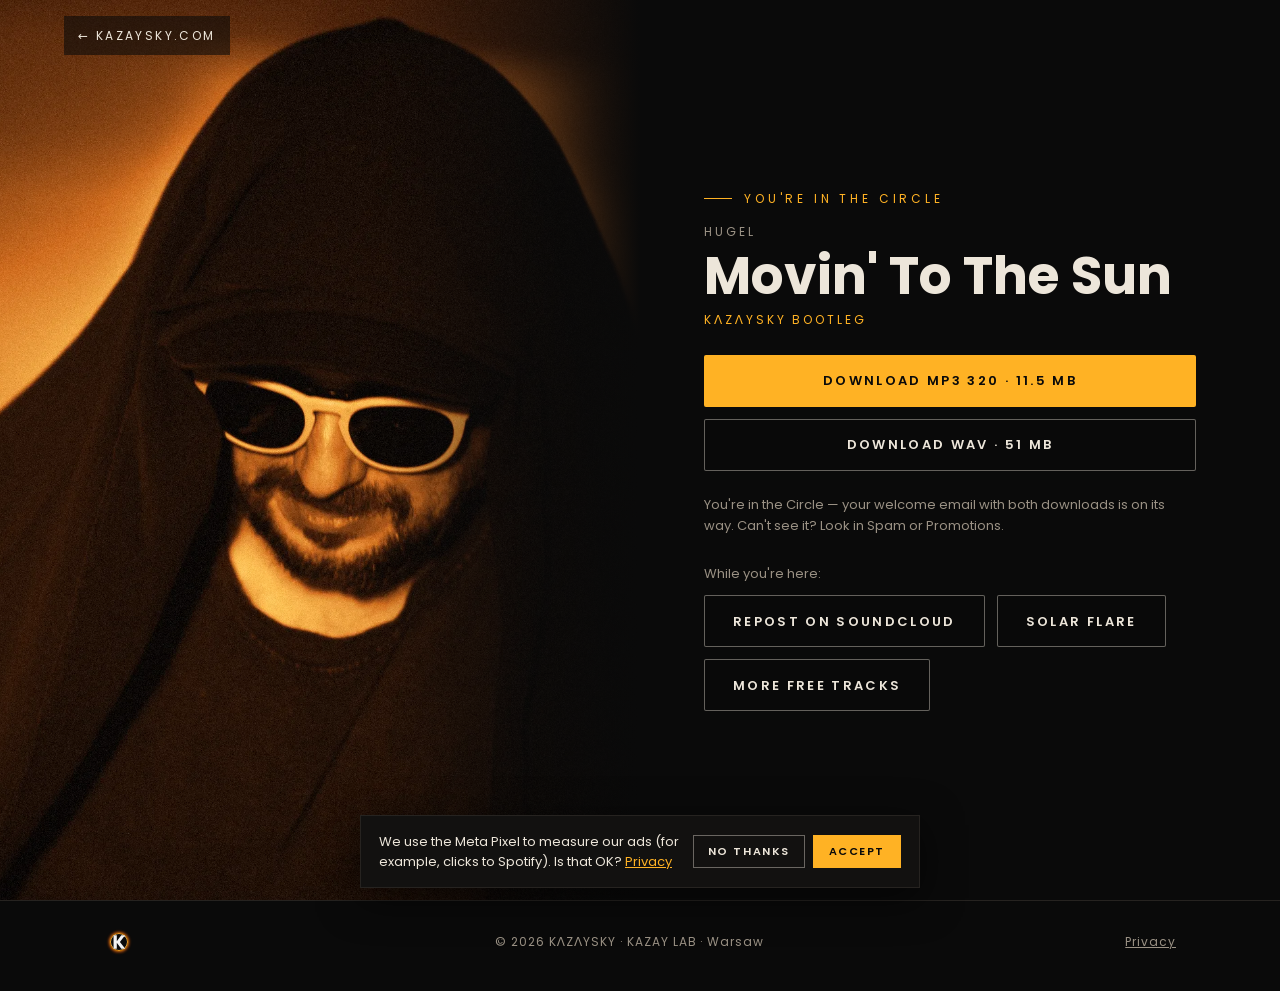
<file: free/hugel/download/index.html>
<!doctype html>
<html lang="en"><head><meta charset="utf-8"><meta name="viewport" content="width=device-width, initial-scale=1, viewport-fit=cover">
<title>Your download — Hugel – Movin' To The Sun (KΛZΛYSKY Bootleg)</title><meta name="description" content="Your free download."><meta name="theme-color" content="#0a0a0a"><meta name="robots" content="noindex,nofollow">
<meta property="og:title" content="Your download — Hugel – Movin' To The Sun (KΛZΛYSKY Bootleg)"><meta property="og:description" content="Your free download."><meta property="og:image" content="https://kazaysky.com/assets/img/og.jpg"><meta name="twitter:card" content="summary_large_image">
<link rel="icon" href="/assets/k-sun.svg" type="image/svg+xml">
<link rel="preconnect" href="https://fonts.googleapis.com"><link rel="preconnect" href="https://fonts.gstatic.com" crossorigin>
<link href="https://fonts.googleapis.com/css2?family=Lora:ital,wght@1,400;1,500&family=Poppins:wght@300;400;600;700&display=swap" rel="stylesheet">
<link rel="stylesheet" href="/assets/style.css?v=4"></head><body>

<a class="back" href="/">← kazaysky.com</a>
<main class="gate">
  <div class="gate-art"><img src="/assets/img/p16.webp" alt="KAZAYSKY"></div>
  <div class="gate-body">
    <p class="kicker">You're in the Circle</p>
    <p class="orig">Hugel</p>
    <h1>Movin' To The Sun</h1>
    <p class="orig" style="color:var(--amber)">KΛZΛYSKY Bootleg</p>
    <div class="dl-list">
      <a class="btn btn-amber" href="/dl/kazaysky-hugel-movin-to-the-sun-bootleg.mp3" download>Download MP3 320 · 11.5 MB</a>
      <a class="btn btn-ghost" href="/dl/kazaysky-hugel-movin-to-the-sun-bootleg.wav" download>Download WAV · 51 MB</a>
    </div>
    <p class="small" style="margin-top:24px">You're in the Circle — your welcome email with both downloads is on its way. Can't see it? Look in Spam or Promotions.</p>
    <p class="small" style="margin-top:28px">While you're here:</p>
    <div class="btn-row" style="margin-top:10px">
      <a class="btn btn-ghost" href="https://soundcloud.com/kazaysky/hugel-movin-to-the-sun" target="_blank" rel="noopener">Repost on SoundCloud</a>
      <a class="btn btn-ghost" href="/#music">Solar Flare</a>
      <a class="btn btn-ghost" href="/free/">More free tracks</a>
    </div>
  </div>
</main>
<footer><div class="wrap"><img src="/assets/k-sun.svg" alt="" width="30" height="30"><span>© <span data-year>2026</span> KΛZΛYSKY · KAZAY LAB · Warsaw</span><a href="/privacy/">Privacy</a></div></footer>
<script src="/assets/app.js?v=7"></script>
<script src="/assets/pixel.js?v=1"></script></body></html>
</file>
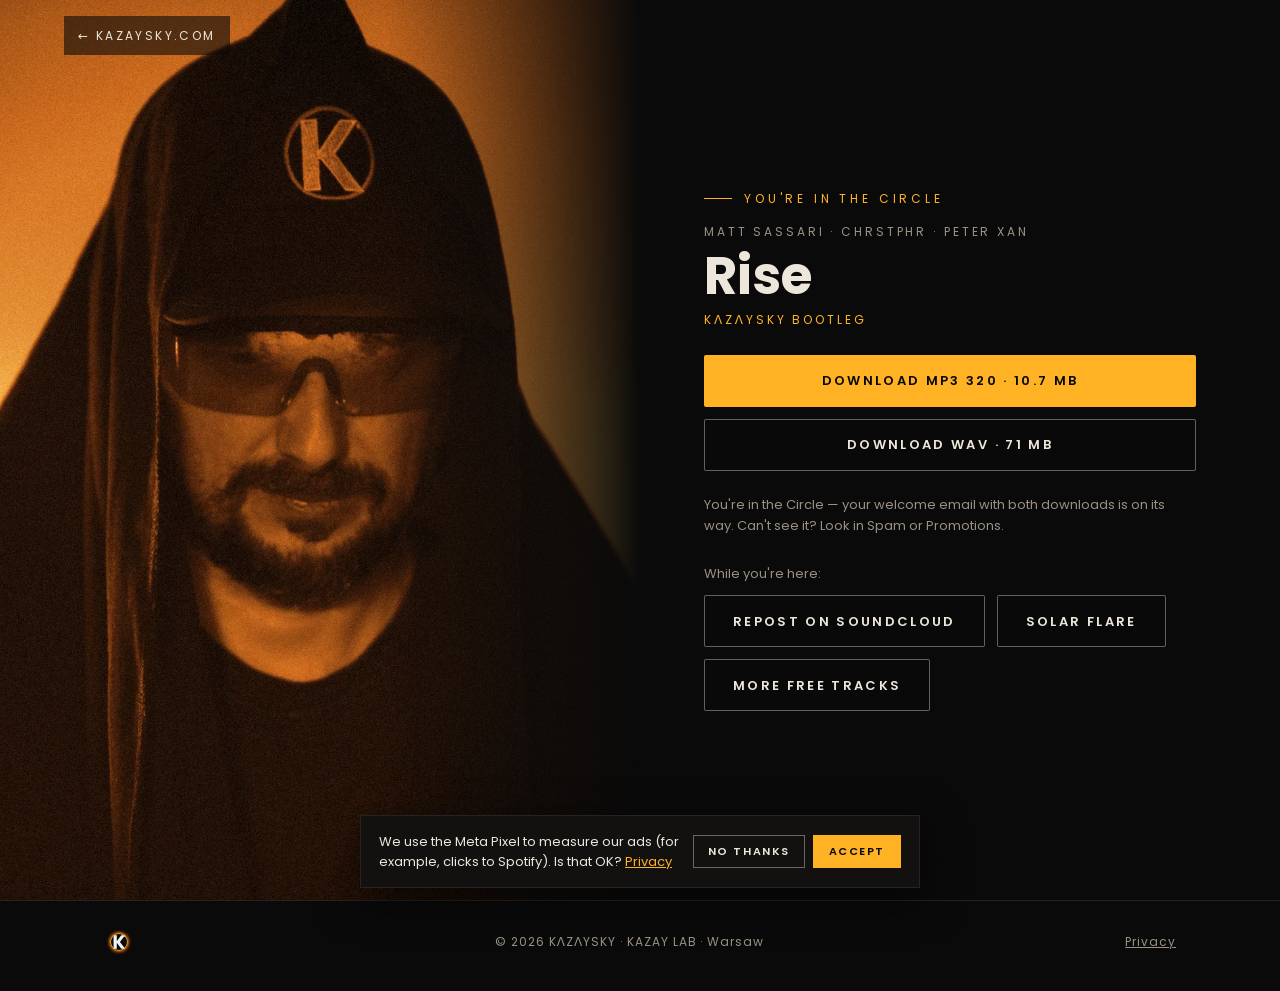
<file: free/rise/download/index.html>
<!doctype html>
<html lang="en"><head><meta charset="utf-8"><meta name="viewport" content="width=device-width, initial-scale=1, viewport-fit=cover">
<title>Your download — Matt Sassari · CHRSTPHR · Peter Xan – Rise (KΛZΛYSKY Bootleg)</title><meta name="description" content="Your free download."><meta name="theme-color" content="#0a0a0a"><meta name="robots" content="noindex,nofollow">
<meta property="og:title" content="Your download — Matt Sassari · CHRSTPHR · Peter Xan – Rise (KΛZΛYSKY Bootleg)"><meta property="og:description" content="Your free download."><meta property="og:image" content="https://kazaysky.com/assets/img/og.jpg"><meta name="twitter:card" content="summary_large_image">
<link rel="icon" href="/assets/k-sun.svg" type="image/svg+xml">
<link rel="preconnect" href="https://fonts.googleapis.com"><link rel="preconnect" href="https://fonts.gstatic.com" crossorigin>
<link href="https://fonts.googleapis.com/css2?family=Lora:ital,wght@1,400;1,500&family=Poppins:wght@300;400;600;700&display=swap" rel="stylesheet">
<link rel="stylesheet" href="/assets/style.css?v=4"></head><body>

<a class="back" href="/">← kazaysky.com</a>
<main class="gate">
  <div class="gate-art"><img src="/assets/img/p18.webp" alt="KAZAYSKY"></div>
  <div class="gate-body">
    <p class="kicker">You're in the Circle</p>
    <p class="orig">Matt Sassari · CHRSTPHR · Peter Xan</p>
    <h1>Rise</h1>
    <p class="orig" style="color:var(--amber)">KΛZΛYSKY Bootleg</p>
    <div class="dl-list">
      <a class="btn btn-amber" href="/dl/kazaysky-rise-remix.mp3" download>Download MP3 320 · 10.7 MB</a>
      <a class="btn btn-ghost" href="/dl/kazaysky-rise-remix.wav" download>Download WAV · 71 MB</a>
    </div>
    <p class="small" style="margin-top:24px">You're in the Circle — your welcome email with both downloads is on its way. Can't see it? Look in Spam or Promotions.</p>
    <p class="small" style="margin-top:28px">While you're here:</p>
    <div class="btn-row" style="margin-top:10px">
      <a class="btn btn-ghost" href="https://soundcloud.com/kazaysky/matt-sassari-chrstphr-peter-kazaysky-remix" target="_blank" rel="noopener">Repost on SoundCloud</a>
      <a class="btn btn-ghost" href="/#music">Solar Flare</a>
      <a class="btn btn-ghost" href="/free/">More free tracks</a>
    </div>
  </div>
</main>
<footer><div class="wrap"><img src="/assets/k-sun.svg" alt="" width="30" height="30"><span>© <span data-year>2026</span> KΛZΛYSKY · KAZAY LAB · Warsaw</span><a href="/privacy/">Privacy</a></div></footer>
<script src="/assets/app.js?v=7"></script>
<script src="/assets/pixel.js?v=1"></script></body></html>
</file>
<file: assets/style.css>
/* KΛZΛYSKY — kazaysky.com
   Matte black, amber light, glitch. Mobile first. */
:root{
  --bg:#0a0a0a; --bg-2:#121110; --line:#262320;
  --text:#ede6da; --muted:#9a9184; --amber:#ffb224; --amber-deep:#e8590c;
  --sans:'Poppins',system-ui,-apple-system,sans-serif; --serif:'Lora',Georgia,serif;
  --pad:clamp(20px,5vw,64px); --max:1200px;
}
*{box-sizing:border-box;margin:0;padding:0}
html{scroll-behavior:smooth;-webkit-text-size-adjust:100%}
body{background:var(--bg);color:var(--text);font-family:var(--sans);font-weight:400;line-height:1.6;overflow-x:hidden}
img,video{display:block;max-width:100%}
a{color:inherit}
::selection{background:var(--amber);color:#000}
.wrap{max-width:var(--max);margin:0 auto;padding:0 var(--pad)}

/* ---------- nav ---------- */
.nav{position:fixed;inset:0 0 auto 0;z-index:50;display:flex;align-items:center;justify-content:space-between;padding:16px var(--pad);transition:background .3s,backdrop-filter .3s}
.nav.solid{background:rgba(10,10,10,.82);backdrop-filter:blur(12px);-webkit-backdrop-filter:blur(12px);border-bottom:1px solid var(--line)}
.nav .brand img{height:26px;width:auto}
.nav ul{list-style:none;display:none;gap:28px}
.nav ul a{text-decoration:none;font-size:13px;letter-spacing:.16em;text-transform:uppercase;color:var(--text);opacity:.85}
.nav ul a:hover{color:var(--amber);opacity:1}
.burger{background:none;border:0;width:40px;height:40px;display:grid;place-items:center;cursor:pointer}
.burger span{display:block;width:24px;height:2px;background:var(--text);box-shadow:0 7px 0 var(--text),0 -7px 0 var(--text)}
.nav.open{background:rgba(10,10,10,.97);bottom:0;align-items:flex-start;flex-wrap:wrap}
.nav.open ul{display:flex;flex-direction:column;width:100%;gap:22px;padding:48px 0 0}
.nav.open ul a{font-size:22px}
@media(min-width:900px){.nav ul{display:flex}.burger{display:none}}

/* ---------- buttons ---------- */
.btn{display:inline-flex;align-items:center;justify-content:center;gap:10px;min-height:52px;padding:0 28px;border-radius:2px;font:600 13px/1 var(--sans);letter-spacing:.18em;text-transform:uppercase;text-decoration:none;cursor:pointer;transition:transform .2s,box-shadow .2s,background .2s,color .2s;border:1px solid transparent}
.btn-amber{background:var(--amber);color:#0a0a0a;box-shadow:0 0 0 rgba(255,178,36,0)}
.btn-amber:hover{box-shadow:0 0 34px rgba(255,178,36,.45);transform:translateY(-1px)}
.btn-ghost{border-color:rgba(237,230,218,.4);color:var(--text);background:rgba(10,10,10,.25)}
.btn-ghost:hover{border-color:var(--amber);color:var(--amber)}
.btn-row{display:flex;flex-wrap:wrap;gap:12px}

/* ---------- hero ---------- */
.hero{position:relative;min-height:100svh;display:flex;align-items:flex-end;overflow:hidden}
.hero video,.hero .poster{position:absolute;inset:0;width:100%;height:100%;object-fit:cover}
.hero::after{content:"";position:absolute;inset:0;background:linear-gradient(180deg,rgba(10,10,10,.6) 0%,rgba(10,10,10,0) 24%,rgba(10,10,10,.1) 50%,rgba(10,10,10,.94) 84%,#0a0a0a 100%),radial-gradient(ellipse 80% 60% at 50% 110%,rgba(232,89,12,.28),transparent 70%)}
.hero::before{content:"";position:absolute;inset:-10%;z-index:1;pointer-events:none;background:radial-gradient(circle at 30% 70%,rgba(255,178,36,.10),transparent 45%),radial-gradient(circle at 75% 30%,rgba(232,89,12,.10),transparent 40%);animation:drift 18s ease-in-out infinite alternate;mix-blend-mode:screen}
@keyframes drift{from{transform:translate3d(-3%,2%,0) scale(1)}to{transform:translate3d(3%,-2%,0) scale(1.08)}}
@media(prefers-reduced-motion:reduce){.hero::before{animation:none}}
.hero-in{position:relative;z-index:2;width:100%;padding:0 var(--pad) clamp(40px,8vh,90px);max-width:var(--max);margin:0 auto}
.hero .logo{width:min(74vw,460px);height:auto;margin:0 0 18px -6px;filter:drop-shadow(0 4px 24px rgba(0,0,0,.6))}
.hero .tag{font:italic 500 clamp(19px,2.4vw,26px)/1.35 var(--serif);margin-bottom:8px}
.hero .genre{font-size:13px;letter-spacing:.28em;text-transform:uppercase;color:var(--amber);margin-bottom:6px}
.hero .role{font-size:12px;letter-spacing:.32em;text-transform:uppercase;color:var(--muted);margin-bottom:28px}
.scroll-cue{position:absolute;right:var(--pad);bottom:clamp(40px,8vh,90px);z-index:2;writing-mode:vertical-rl;font-size:11px;letter-spacing:.3em;text-transform:uppercase;color:var(--muted);display:none}
@media(min-width:900px){.scroll-cue{display:block}}

/* ---------- sections ---------- */
section{padding:clamp(72px,12vw,140px) 0;position:relative}
.kicker{font-size:12px;letter-spacing:.32em;text-transform:uppercase;color:var(--amber);margin-bottom:14px;display:flex;align-items:center;gap:12px}
.kicker::before{content:"";width:28px;height:1px;background:var(--amber)}
h2{font:700 clamp(34px,6vw,64px)/1.02 var(--sans);letter-spacing:-.01em;margin-bottom:18px}
h3{font:600 20px/1.25 var(--sans)}
.lede{font:italic 400 clamp(18px,2vw,22px)/1.5 var(--serif);color:var(--text);max-width:40ch}
p.body{color:var(--muted);max-width:60ch}
.hr{height:1px;background:linear-gradient(90deg,transparent,var(--amber),transparent);opacity:.5;margin:0 auto;max-width:var(--max)}

/* release */
.release{display:grid;gap:clamp(28px,5vw,64px);align-items:center}
@media(min-width:900px){.release{grid-template-columns:1fr 1fr}}
.cover{position:relative;aspect-ratio:1;box-shadow:0 30px 80px rgba(232,89,12,.18)}
.cover img{width:100%;height:100%;object-fit:cover}
.status{display:inline-block;font-size:11px;letter-spacing:.24em;text-transform:uppercase;border:1px solid var(--amber);color:var(--amber);padding:6px 12px;margin-bottom:18px}
.countdown{display:flex;gap:22px;margin:22px 0 26px}
.countdown div{text-align:left}
.countdown b{display:block;font:700 34px/1 var(--sans);font-variant-numeric:tabular-nums}
.countdown small{font-size:10px;letter-spacing:.24em;color:var(--muted);text-transform:uppercase}
.platforms{display:flex;flex-wrap:wrap;gap:10px;margin-top:22px}
.platforms a{font-size:12px;letter-spacing:.14em;text-transform:uppercase;text-decoration:none;border:1px solid var(--line);padding:12px 16px;color:var(--text)}
.platforms a:hover{border-color:var(--amber);color:var(--amber)}
.sc{margin-top:26px;border:0;width:100%;height:166px;filter:grayscale(.2)}
.more-tracks{margin-top:48px;display:grid;gap:1px;background:var(--line);border:1px solid var(--line)}
.more-tracks a{display:flex;justify-content:space-between;align-items:center;gap:16px;padding:18px 20px;background:var(--bg);text-decoration:none;transition:background .2s}
.more-tracks a:hover{background:var(--bg-2)}
.more-tracks span{color:var(--muted);font-size:12px;letter-spacing:.14em;text-transform:uppercase;white-space:nowrap}

/* film */
.film{display:grid;gap:clamp(28px,5vw,64px);align-items:center}
@media(min-width:900px){.film{grid-template-columns:minmax(0,420px) 1fr}}
.reel{position:relative;aspect-ratio:9/16;max-height:82vh;background:#000;overflow:hidden;border:1px solid var(--line)}
.reel video{width:100%;height:100%;object-fit:cover}
.sound{position:absolute;left:14px;bottom:14px;z-index:2;background:rgba(10,10,10,.7);border:1px solid rgba(237,230,218,.35);color:var(--text);font:600 11px/1 var(--sans);letter-spacing:.2em;text-transform:uppercase;padding:11px 14px;cursor:pointer}
.sound[aria-pressed=true]{background:var(--amber);color:#000;border-color:var(--amber)}

/* free downloads */
.cards{display:grid;gap:18px;margin-top:40px}
@media(min-width:760px){.cards{grid-template-columns:repeat(2,1fr)}}
.card{position:relative;display:block;text-decoration:none;overflow:hidden;border:1px solid var(--line);background:var(--bg-2);aspect-ratio:4/5}
@media(min-width:760px){.card{aspect-ratio:4/3}}
.card img{position:absolute;inset:0;width:100%;height:100%;object-fit:cover;opacity:.75;transition:transform .8s,opacity .4s}
.card:hover img{transform:scale(1.04);opacity:.9}
.card::after{content:"";position:absolute;inset:0;background:linear-gradient(180deg,transparent 35%,rgba(10,10,10,.95))}
.card .meta{position:absolute;left:0;right:0;bottom:0;z-index:2;padding:24px}
.card .orig{font-size:12px;letter-spacing:.2em;text-transform:uppercase;color:var(--muted)}
.card h3{font-size:clamp(22px,3vw,30px);margin:4px 0 14px}
.card .go{font-size:12px;letter-spacing:.2em;text-transform:uppercase;color:var(--amber)}

/* live */
.live{display:grid;gap:clamp(28px,5vw,64px);align-items:center}
@media(min-width:900px){.live{grid-template-columns:1.1fr 1fr}}
.live figure{position:relative;aspect-ratio:4/5;overflow:hidden}
.live figure img{width:100%;height:100%;object-fit:cover}
.facts{list-style:none;margin:24px 0 30px;display:grid;gap:10px}
.facts li{padding-left:22px;position:relative;color:var(--muted)}
.facts li::before{content:"";position:absolute;left:0;top:.75em;width:10px;height:1px;background:var(--amber)}

/* gallery */
.gallery{display:grid;grid-template-columns:repeat(2,1fr);gap:6px;margin-top:40px}
@media(min-width:900px){.gallery{grid-template-columns:repeat(3,1fr)}}
.gallery button{border:0;padding:0;background:#000;cursor:zoom-in;aspect-ratio:3/2;overflow:hidden}
.gallery img{width:100%;height:100%;object-fit:cover;transition:transform .6s,filter .4s;filter:saturate(.95)}
.gallery button:hover img{transform:scale(1.04)}
.lightbox{position:fixed;inset:0;z-index:80;background:rgba(5,5,5,.96);display:none;align-items:center;justify-content:center;padding:20px}
.lightbox.on{display:flex}
.lightbox img{max-height:90vh;width:auto}
.lightbox button{position:absolute;top:14px;right:14px;background:none;border:1px solid var(--line);color:var(--text);width:44px;height:44px;font-size:22px;cursor:pointer}

/* newsletter */
.circle{text-align:center;background:radial-gradient(ellipse at 50% 120%,rgba(255,160,0,.18),transparent 60%)}
.circle .lede{margin:0 auto 30px}
.form{display:flex;flex-direction:column;gap:12px;max-width:520px;margin:0 auto}
@media(min-width:560px){.form .row{display:flex;gap:10px}.form .row input{flex:1}}
.form input[type=email]{width:100%;min-height:54px;background:transparent;border:1px solid rgba(237,230,218,.35);color:var(--text);font:400 16px var(--sans);padding:0 18px;border-radius:2px}
.form input[type=email]:focus{outline:none;border-color:var(--amber)}
.form .row .btn{width:100%;margin-top:10px}
@media(min-width:560px){.form .row .btn{width:auto;margin-top:0}}
.consent{display:flex;gap:10px;align-items:flex-start;text-align:left;font-size:13px;color:var(--muted);cursor:pointer}
.consent input{margin-top:4px;accent-color:var(--amber);width:16px;height:16px;flex:none}
.consent a{color:var(--muted)}
.msg{min-height:1.4em;font-size:14px;color:var(--amber)}
.msg.err{color:#ff7a59}

/* contact + footer */
.contact{display:grid;gap:28px}
@media(min-width:900px){.contact{grid-template-columns:1fr 1fr}}
.mail{font:600 clamp(22px,3.4vw,36px)/1.2 var(--sans);text-decoration:none;border-bottom:1px solid var(--amber);word-break:break-all}
.mail:hover{color:var(--amber)}
.socials{display:flex;flex-wrap:wrap;gap:10px 22px;margin-top:22px}
.socials a{font-size:12px;letter-spacing:.2em;text-transform:uppercase;text-decoration:none;color:var(--muted)}
.socials a:hover{color:var(--amber)}
footer{border-top:1px solid var(--line);padding:34px 0 46px;color:var(--muted);font-size:12px;letter-spacing:.08em}
footer .wrap{display:flex;flex-wrap:wrap;gap:12px 28px;justify-content:space-between;align-items:center}
footer img{height:30px;width:30px}
footer a{color:var(--muted)}

/* gate pages */
.gate{min-height:100svh;display:grid}
@media(min-width:900px){.gate{grid-template-columns:1fr 1fr}}
.gate-art{position:relative;min-height:46vh;overflow:hidden}
.gate-art img{position:absolute;inset:0;width:100%;height:100%;object-fit:cover}
.gate-art::after{content:"";position:absolute;inset:0;background:linear-gradient(180deg,rgba(10,10,10,.3),rgba(10,10,10,0) 30%,rgba(10,10,10,.85) 100%)}
@media(min-width:900px){.gate-art::after{background:linear-gradient(90deg,rgba(10,10,10,0) 60%,#0a0a0a)}}
.gate-body{padding:clamp(28px,6vw,80px) var(--pad);display:flex;flex-direction:column;justify-content:center;max-width:620px}
.gate-body h1{font:700 clamp(30px,5vw,52px)/1.05 var(--sans);margin:8px 0 6px}
.gate-body .orig{font-size:12px;letter-spacing:.24em;text-transform:uppercase;color:var(--muted)}
.gate-body .form{margin:26px 0 0;max-width:none}
.steps{list-style:none;counter-reset:s;margin:22px 0 0;display:grid;gap:8px;color:var(--muted);font-size:14px}
.steps li{counter-increment:s;padding-left:30px;position:relative}
.steps li::before{content:counter(s);position:absolute;left:0;top:0;width:20px;height:20px;border:1px solid var(--amber);color:var(--amber);font-size:11px;display:grid;place-items:center;border-radius:50%}
.dl-list{display:grid;gap:12px;margin-top:26px}
.small{font-size:13px;color:var(--muted)}
.back{position:fixed;top:16px;left:var(--pad);z-index:5;font-size:12px;letter-spacing:.2em;text-transform:uppercase;text-decoration:none;color:var(--text);background:rgba(10,10,10,.6);padding:10px 14px}
.legal{max-width:720px;padding:120px var(--pad) 80px;margin:0 auto}
.legal h1{font:700 36px/1.1 var(--sans);margin-bottom:24px}
.legal h2{font-size:20px;margin:28px 0 8px}
.legal p,.legal li{color:var(--muted);margin-bottom:10px}
.legal ul{padding-left:20px}

/* reveal */
.rv{opacity:0;transform:translateY(24px);transition:opacity .9s ease,transform .9s ease}
.rv.in{opacity:1;transform:none}
@media(prefers-reduced-motion:reduce){.rv{opacity:1;transform:none;transition:none}html{scroll-behavior:auto}}
.sr{position:absolute;width:1px;height:1px;overflow:hidden;clip:rect(0 0 0 0)}
[hidden]{display:none!important}


/* ---- v3: duotone + gradients ---- */
.hero::after{background:
  linear-gradient(90deg,rgba(10,10,10,.85) 0%,rgba(10,10,10,.35) 38%,rgba(10,10,10,0) 65%),
  linear-gradient(180deg,rgba(10,10,10,.55) 0%,rgba(10,10,10,0) 22%,rgba(10,10,10,0) 52%,rgba(10,10,10,.9) 84%,#0a0a0a 100%),
  radial-gradient(ellipse 70% 55% at 75% 35%,rgba(255,178,36,.10),transparent 70%)!important}
@media(max-aspect-ratio:1/1){.hero::after{background:
  linear-gradient(180deg,rgba(10,10,10,.6) 0%,rgba(10,10,10,0) 20%,rgba(10,10,10,.15) 45%,rgba(10,10,10,.92) 78%,#0a0a0a 100%),
  radial-gradient(ellipse 90% 50% at 50% 30%,rgba(255,178,36,.10),transparent 70%)!important}}
.hero::before{display:none}
.fade{position:relative}
.fade::after{content:"";position:absolute;inset:0;pointer-events:none;background:linear-gradient(180deg,rgba(10,10,10,0) 55%,rgba(10,10,10,.85) 100%),linear-gradient(90deg,rgba(10,10,10,.25),transparent 40%)}
.card img{opacity:.9}
.gallery button{position:relative}
.gallery button::after{content:"";position:absolute;inset:0;background:linear-gradient(180deg,transparent 60%,rgba(10,10,10,.55));pointer-events:none}
.catalog{display:grid;gap:34px;margin-top:56px}
@media(min-width:900px){.catalog{grid-template-columns:1fr 1fr}}
.catalog .kicker{margin-bottom:12px}
.sc-list,.sp{width:100%;border:0;display:block}
.sp{height:352px;border-radius:12px}
.playlist{margin-top:36px;border:1px solid var(--line);background:var(--bg-2)}

/* ---- v4 hero: one photo, text in its own space ---- */
.hero{min-height:auto;display:flex;flex-direction:column;align-items:stretch;justify-content:flex-start}
.hero::before,.hero::after{display:none!important}
.hero-media{position:relative;width:100%;height:64svh;min-height:380px;overflow:hidden}
.hero-media video{position:absolute;inset:0;width:100%;height:100%;object-fit:cover;object-position:50% 35%}
.hero-media::after{content:"";position:absolute;inset:0;background:linear-gradient(180deg,rgba(10,10,10,.45) 0%,rgba(10,10,10,0) 20%,rgba(10,10,10,0) 62%,#0a0a0a 100%)}
.hero-in{position:relative;z-index:2;padding:0 var(--pad) 56px;margin-top:-56px}
.wordmark{font:700 clamp(46px,12vw,112px)/.92 var(--sans);letter-spacing:.04em;margin:6px 0 14px;color:var(--text)}
.hero .genre{margin-bottom:4px}
.hero .tag{margin-bottom:6px}
@media(min-width:900px){
  .hero{min-height:100svh;flex-direction:row;align-items:center}
  .hero-media{position:absolute;top:0;right:0;bottom:0;width:62%;height:auto;min-height:0}
  .hero-media::after{background:
    linear-gradient(90deg,#0a0a0a 0%,rgba(10,10,10,.55) 22%,rgba(10,10,10,0) 48%),
    linear-gradient(180deg,rgba(10,10,10,.5) 0%,rgba(10,10,10,0) 18%,rgba(10,10,10,0) 75%,#0a0a0a 100%)}
  .hero-in{margin:0 auto;padding:120px var(--pad) 80px;width:100%;max-width:var(--max)}
  .hero-in>*{max-width:46%}
  .wordmark{max-width:none!important}
}
@media(min-width:900px){.wordmark{font-size:clamp(56px,6vw,92px)}}
@media(max-width:899px){.hero .genre{font-size:11px;letter-spacing:.22em}}

/* ---- v5: tighter rhythm between sections ---- */
section{padding:clamp(44px,6.5vw,84px) 0}
.hero-in{padding-bottom:28px}
@media(min-width:900px){.hero-in{padding-bottom:64px}}
.catalog{margin-top:36px}
.cards,.gallery{margin-top:28px}
.playlist{margin-top:24px}
.steps{margin-top:18px}
.circle{padding-block:clamp(48px,7vw,90px)}
footer{padding:26px 0 34px}
.hr{opacity:.35}
.catalog{grid-template-columns:1fr!important}.catalog:not(:has(> :not([hidden]))){display:none}

/* ---------- free MIDI packs ---------- */
.packs{margin-top:56px}
.packs[hidden],.pack[hidden]{display:none}
.pack-grid{display:grid;gap:20px;margin-top:24px;grid-template-columns:1fr}
@media(min-width:640px){.pack-grid{grid-template-columns:repeat(3,1fr)}}
.pack{display:flex;flex-direction:column;gap:8px;text-decoration:none;border:1px solid var(--line);background:var(--bg-2);padding:14px;transition:border-color .2s}
.pack:hover{border-color:var(--amber)}
.pack img{width:100%;height:auto;aspect-ratio:1/1;object-fit:cover}
.pack-t{font:600 17px/1.3 var(--sans);margin-top:6px}
.pack-m{font-size:13px;color:var(--muted)}
.pack .btn{margin-top:6px;min-height:44px}

/* ---------- official video: watch buttons + lightbox ---------- */
.btn .play{width:11px;height:13px;fill:currentColor;margin-left:-4px}
.vmodal{position:fixed;inset:0;z-index:100;background:rgba(5,5,5,.92);display:flex;align-items:center;justify-content:center;padding:clamp(12px,4vw,48px)}
.vmodal[hidden]{display:none}
.vframe{width:min(1200px,100%);aspect-ratio:16/9;background:#000;box-shadow:0 0 80px rgba(255,178,36,.18)}
.vframe iframe{width:100%;height:100%;border:0;display:block}
.vclose{position:absolute;top:12px;right:16px;width:48px;height:48px;border:0;background:none;color:var(--text);font:300 40px/1 var(--sans);cursor:pointer}
.vclose:hover{color:var(--amber)}

.sp-track{margin-top:26px;border:0;width:100%;height:152px;border-radius:12px;display:block}
</file>
